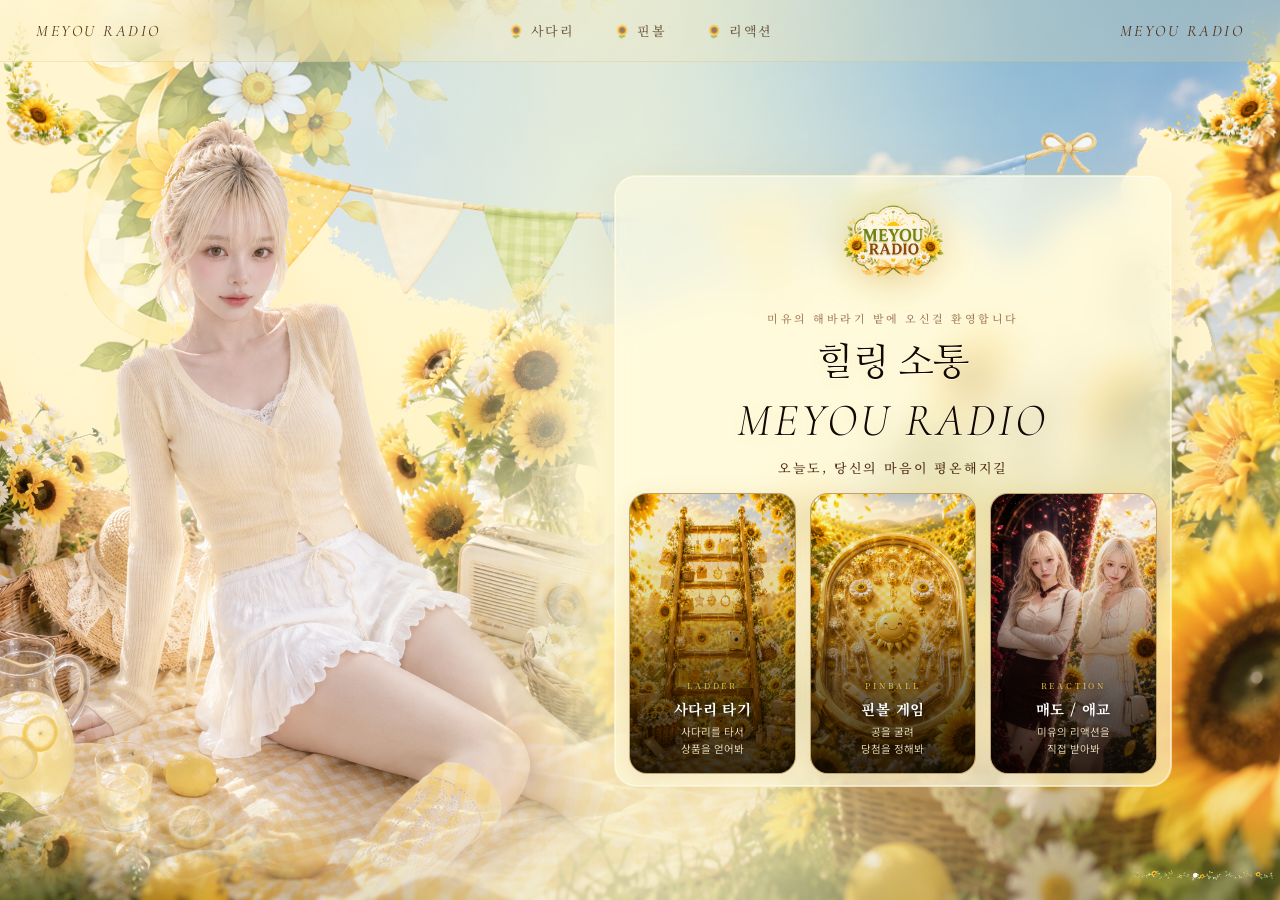
<file: index.html>
﻿<!DOCTYPE html>
<html lang="ko">
<head>
<meta charset="UTF-8">
<meta name="viewport" content="width=device-width, initial-scale=1.0">
<title>힐링 소통 미유라디오</title>
<link rel="preconnect" href="https://fonts.googleapis.com">
<link href="https://fonts.googleapis.com/css2?family=Noto+Serif+KR:wght@300;400;500;600;700&family=Noto+Sans+KR:wght@300;400;500&family=Gowun+Batang:wght@400;700&family=Cormorant+Garamond:ital,wght@1,300;1,400&family=Nanum+Myeongjo:wght@400;700&display=swap" rel="stylesheet">
<link rel="stylesheet" href="css/index.css?v=4">
</head>
<body>

<nav class="g-nav">
  <a class="g-nav-brand" href="index.html">MEYOU RADIO</a>
  <div class="g-nav-links">
    <a class="g-nav-link" href="ladder.html">🌻 사다리</a>
    <a class="g-nav-link" href="pinball.html">🌻 핀볼</a>
    <a class="g-nav-link" href="reaction.html">🌻 리액션</a>
  </div>
  <a class="g-nav-brand" href="index.html">MEYOU RADIO</a>
</nav>

<canvas id="snow-canvas"></canvas>

<!-- ════ INTRO — SUNFLOWER PICNIC FIELD ════ -->
<section id="page-intro" class="page active">

  <!-- ── Deco Layer ── -->
  <div class="intro-deco-layer">
    <img class="id-corner id-corner-tl" src="assets/common/floral-corner-tl.png" alt="">
    <img class="id-corner id-corner-tr" src="assets/common/floral-corner-tr.png" alt="">
    <img class="id-corner id-corner-bl" src="assets/common/floral-corner-bl.png" alt="">
    <img class="id-corner id-corner-br" src="assets/common/floral-corner-br.png" alt="">
    <img class="id-bunting" src="assets/common/deco-bunting.png" alt="">
    <img class="id-sparkle" src="assets/common/deco-sparkle-set.png" alt="">
    <img class="id-sparkle-l" src="assets/common/deco-sparkle-set.png" alt="">
    <img class="id-vine" src="assets/common/deco-vine-horizontal.png" alt="">
  </div>

  <!-- ── Hero (left character) ── -->
  <div class="intro-hero-layer">
    <img class="hero-main-img" src="assets/index/hero-main.png" alt="미유">
  </div>

  <!-- ── Gradient bridge: hero → content ── -->
  <div class="intro-hero-fade"></div>

  <!-- ── Content (right side) ── -->
  <div class="intro-content">
    <div class="intro-badge-wrap">
      <img src="assets/common/logo-badge.png" alt="MEYOU RADIO" class="intro-logo-img">
    </div>
    <div class="intro-ornament">미유의 해바라기 밭에 오신걸 환영합니다</div>
    <h1 class="intro-title"><span class="title-kr">힐링 소통</span><br><span class="title-en">MEYOU RADIO</span></h1>
    <p class="intro-subtitle">오늘도, 당신의 마음이 평온해지길</p>

    <div class="menu-cards">
      <div class="menu-card" onclick="location.href='ladder.html'">
        <img class="card-bg-img" src="assets/index/card-ladder-preview.png" alt="">
        <div class="card-overlay"></div>
        <div class="card-text-wrap">
          <div class="card-tag">LADDER</div>
          <div class="menu-card-title">사다리 타기</div>
          <div class="menu-card-desc">사다리를 타서<br>상품을 얻어봐</div>
        </div>
      </div>
      <div class="menu-card" onclick="location.href='pinball.html'">
        <img class="card-bg-img" src="assets/index/card-pinball-preview.png" alt="">
        <div class="card-overlay"></div>
        <div class="card-text-wrap">
          <div class="card-tag">PINBALL</div>
          <div class="menu-card-title">핀볼 게임</div>
          <div class="menu-card-desc">공을 굴려<br>당첨을 정해봐</div>
        </div>
      </div>
      <div class="menu-card" onclick="location.href='reaction.html'">
        <img class="card-bg-img" src="assets/index/card-reaction-preview.png" alt="">
        <div class="card-overlay"></div>
        <div class="card-text-wrap">
          <div class="card-tag">REACTION</div>
          <div class="menu-card-title">매도 / 애교</div>
          <div class="menu-card-desc">미유의 리액션을<br>직접 받아봐</div>
        </div>
      </div>
    </div>
  </div>

</section>

<!-- ════ LADDER ════ -->
<section id="page-ladder" class="page sub-page">
  <div class="sub-topbar">
    <div class="back-btn" onclick="goTo('intro')">
      <svg viewBox="0 0 16 16" fill="none" stroke="currentColor" stroke-width="1.8" stroke-linecap="round"><path d="M10 3L5 8l5 5"/></svg>
      홈
    </div>
    <div class="topbar-title">🪜 사다리 타기</div>
    <div class="topbar-right"></div>
  </div>

  <div class="section-head">
    <div class="section-orn">LADDER GAME</div>
    <div class="section-title-main">미유 사다리</div>
  </div>

  <!-- Tier cards — 4개 항상 전체 목록 표시, 클릭 시 아래 expanded 열림 -->
  <div class="tier-row" id="tier-row"></div>
  <div class="tier-expanded" id="tier-expanded">
    <div class="exp-header">
      <div class="exp-num" id="exp-num">1426</div>
      <div>
        <div class="exp-rule" id="exp-rule">3택 2벌칙</div>
        <div style="font-size:11px;color:var(--smoky);margin-top:2px;" id="exp-sub">상품 3개 선택 후 벌칙 2개 선택</div>
      </div>
    </div>
    <div class="exp-divider"></div>

    <!-- step tabs -->
    <div class="step-tabs" id="step-tabs">
      <div class="step-tab active" id="tab-items">① 상품 선택</div>
      <div class="step-tab" id="tab-penalty" style="display:none;">② 벌칙 선택</div>
      <div class="step-tab" id="tab-play">③ 사다리 타기</div>
    </div>

    <!-- items section -->
    <div class="items-section" id="section-items">
      <div class="sel-status"><span id="items-status">0 / 0 선택</span><button class="btn-ghost" onclick="clearItems()">초기화</button></div>
      <div class="items-grid" id="items-grid"></div>
      <div class="cta-row"><button class="btn-primary" onclick="goToStep('penalty')">다음 →</button></div>
    </div>

    <!-- penalty section -->
    <div class="items-section" id="section-penalty" style="display:none;">
      <div class="sel-status"><span id="penalty-status">0 / 0 선택</span><button class="btn-ghost" onclick="clearPenalties()">초기화</button></div>
      <div class="penalty-grid" id="penalty-grid"></div>
      <div class="cta-row">
        <button class="btn-ghost" onclick="goToStep('items')">← 이전</button>
        <button class="btn-primary" onclick="goToStep('play')">사다리 타기 →</button>
      </div>
    </div>

    <!-- play section -->
    <div class="items-section" id="section-play" style="display:none;">
      <div style="text-align:center;padding:20px 0 10px;">
        <p style="font-size:12px;color:var(--smoky);margin-bottom:20px;letter-spacing:.5px;">숫자를 선택하면 사다리가 시작됩니다</p>
        <div class="num-row" id="num-row"></div>
      </div>
      <div class="cta-row" style="justify-content:flex-start;">
        <button class="btn-ghost" onclick="goToStep('penalty')">← 이전</button>
      </div>
    </div>
  </div>
</section>

<!-- ════ PINBALL ════ -->
<section id="page-pinball" class="page sub-page">
  <div class="sub-topbar">
    <div class="back-btn" onclick="goTo('intro')">
      <svg viewBox="0 0 16 16" fill="none" stroke="currentColor" stroke-width="1.8" stroke-linecap="round"><path d="M10 3L5 8l5 5"/></svg>
      홈
    </div>
    <div class="topbar-title">🎱 핀볼 게임</div>
    <div class="topbar-right"></div>
  </div>
  <div class="section-head">
    <div class="section-orn">PINBALL GAME</div>
    <div class="section-title-main">SOS 핀볼 게임</div>
  </div>
  <div class="pinball-layout">
    <div>
      <div style="margin-bottom:12px;">
        <span style="font-family:'Noto Serif KR',serif;font-size:13px;font-weight:600;color:var(--slate);">당첨 리스트</span>
        <span style="font-size:11px;color:var(--smoky);margin-left:8px;">3개 선택</span>
      </div>
      <div class="ball-grid" id="pball-grid"></div>
      <div class="sel-status" style="margin-top:14px;"><span id="pball-status">0 / 3 선택</span><button class="btn-ghost" onclick="clearPball()">초기화</button></div>
      <div class="cta-row"><button class="btn-primary" onclick="launchPinball()">🎱 핀볼 발사!</button></div>
    </div>
    <div>
      <div class="penalty-panel">
        <div class="panel-title">벌칙 리스트 (1택)</div>
        <div id="pen-list"></div>
        <div class="pen-note">공 3개 선택 후<br>벌칙 1개 선택<br>핀볼로 최종 결정!</div>
      </div>
    </div>
  </div>
</section>

<!-- ════ REACTION ════ -->
<section id="page-reaction" class="page sub-page">
  <div class="sub-topbar">
    <div class="back-btn" onclick="goTo('intro')">
      <svg viewBox="0 0 16 16" fill="none" stroke="currentColor" stroke-width="1.8" stroke-linecap="round"><path d="M10 3L5 8l5 5"/></svg>
      홈
    </div>
    <div class="topbar-title">🤍 매도 / 애교</div>
    <div class="topbar-right"></div>
  </div>
  <div class="section-head">
    <div class="section-orn">REACTION BOARD</div>
    <div class="section-title-main">미유 리액션</div>
  </div>
  <div class="reaction-wrap">
    <div class="r-toggle">
      <button class="r-toggle-btn love-active" id="rtb-love" onclick="setMode('love')">💗 애교 모드</button>
      <button class="r-toggle-btn" id="rtb-mad" onclick="setMode('mad')">😤 매도 모드</button>
    </div>

    <!-- 모드 배너 -->
    <div class="mode-banner love-bg" id="mode-banner">
      <div class="banner-em" id="banner-em">🥰</div>
      <div class="banner-text">
        <div class="banner-mode" id="banner-mode">AEGYO MODE</div>
        <div class="banner-title" id="banner-title">애교 모드 ON!</div>
        <div class="banner-desc" id="banner-desc">키워드를 선택하거나 랜덤으로 뽑아봐요 💕</div>
      </div>
    </div>

    <!-- 키워드 그리드 -->
    <div class="kw-top-row">
      <span class="kw-mode-label" id="kw-mode-label">AEGYO · 40</span>
      <button class="random-btn" onclick="randomKeyword()">🎲 랜덤 뽑기</button>
    </div>
    <div class="kw-grid love-grid" id="kw-grid"></div>

    <!-- 대사 카드 -->
    <div class="script-box love-box" id="script-box" style="display:none;">
      <div class="script-header">
        <div class="script-kw-badge" id="script-kw-badge">💗 키워드</div>
        <span class="script-line-count" id="script-line-count"></span>
      </div>
      <hr class="script-divider">
      <div class="script-lines" id="script-lines"></div>
      <div class="script-actions">
        <button class="copy-btn" id="copy-btn" onclick="copyScript()">📋 전체 복사</button>
      </div>
    </div>
  </div>
</section>

<!-- ════ LADDER MODAL ════ -->
<div class="modal-overlay" id="ladder-modal">
  <div class="modal-box" id="ladder-modal-box">
    <button class="modal-close" onclick="closeModal('ladder-modal')">✕</button>
    <div class="modal-title" id="lm-title">🪜 미유 사다리</div>

    <!-- STEP A: 숫자 선택 화면 -->
    <div id="lm-step-pick">
      <div class="lm-pick-desc">번호를 선택하세요</div>
      <div class="num-row" id="lm-numrow"></div>
      <!-- 선택된 상품 미리보기 -->
      <div class="lm-items-preview" id="lm-items-preview"></div>
      <!-- 도전 버튼 (번호 선택 후 활성화) -->
      <div style="text-align:center;margin-top:24px;">
        <button class="lm-start-btn" id="lm-start-btn" onclick="launchLadderAnim()" disabled>도전 !</button>
      </div>
    </div>

    <!-- STEP B: 사다리 애니메이션 화면 -->
    <div id="lm-step-play" style="display:none;">
      <div class="ladder-canvas-wrap">
        <canvas id="ladder-canvas" width="580" height="420"></canvas>
        <!-- 중간 블러 오버레이 -->
        <div class="ladder-blur-mid" id="ladder-blur-mid"></div>
      </div>
      <!-- 결과 공개 -->
      <div id="reveal-area" style="display:none;margin-top:16px;">
        <div class="result-wrap" id="lm-result" style="display:none;">
          <div class="result-label">🎉 당첨 결과</div>
          <div class="result-text" id="lm-result-text"></div>
        </div>
        <button class="reveal-btn" id="reveal-btn" onclick="revealResult()">✦ 결과 공개 ✦</button>
      </div>
      <div class="cta-row" style="margin-top:16px;justify-content:center;">
        <button class="btn-ghost" onclick="resetLadderModal()">← 다시 선택</button>
        <button class="btn-ghost" onclick="closeModal('ladder-modal')">닫기</button>
      </div>
    </div>
  </div>
</div>

<!-- ════ PINBALL MODAL ════ -->
<div class="modal-overlay" id="pball-modal">
  <div class="modal-box" style="text-align:center;">
    <button class="modal-close" onclick="closeModal('pball-modal')">✕</button>
    <div class="modal-title">🎱 핀볼 결과</div>
    <div class="modal-sub" id="pb-sub"></div>
    <canvas id="pball-canvas" width="520" height="340" style="border-radius:12px;display:block;margin:12px auto;max-width:100%;"></canvas>
    <div id="pb-reveal-area" style="display:none;">
      <div class="result-wrap" id="pb-result" style="display:none;">
        <div class="result-label">🎉 운명의 선택</div>
        <div class="result-text" id="pb-result-text"></div>
      </div>
      <button class="reveal-btn" id="pb-reveal-btn" onclick="revealPballResult()">✦ 결과 공개 ✦</button>
    </div>
    <div class="cta-row" style="margin-top:16px;justify-content:center;">
      <button class="btn-ghost" onclick="closeModal('pball-modal')">닫기</button>
      <button class="btn-primary" onclick="runPballAnim()">🎱 다시 발사!</button>
    </div>
  </div>
</div>

<script src="js/index.js"></script>
<script src="js/prefetch.js"></script>
</body>
</html>
</file>
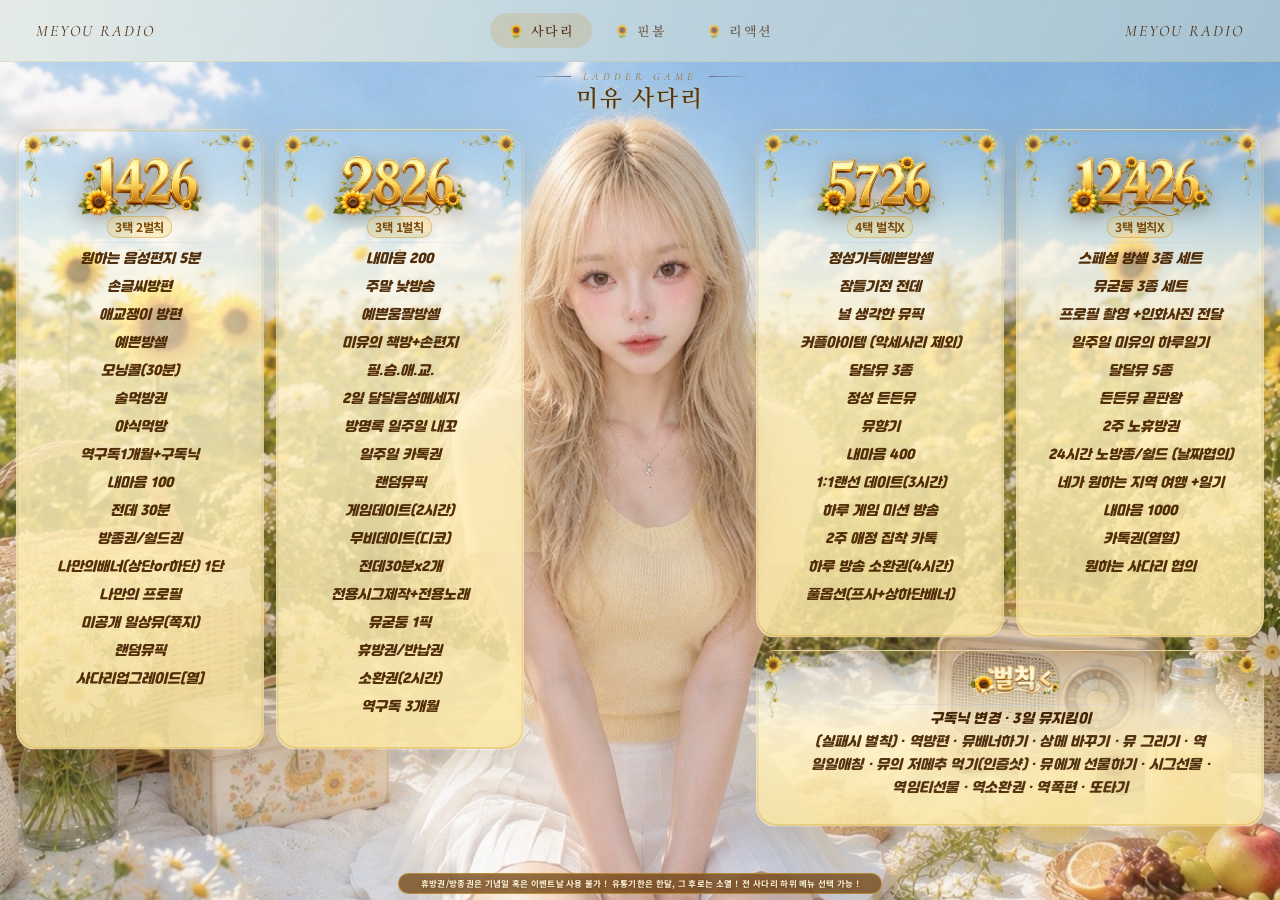
<file: ladder.html>
<!DOCTYPE html>
<html lang="ko">
<head>
<meta charset="UTF-8">
<meta name="viewport" content="width=device-width, initial-scale=1.0">
<title>사다리 타기 · 미유라디오</title>
<link rel="preconnect" href="https://fonts.googleapis.com">
<link href="https://fonts.googleapis.com/css2?family=Noto+Serif+KR:wght@300;400;500;600;700&family=Noto+Sans+KR:wght@300;400;500&family=Gowun+Batang:wght@400;700&family=Cormorant+Garamond:ital,wght@0,300;0,400;1,300;1,400&family=Nanum+Myeongjo:wght@400;700&family=Cafe24+Ssurround&display=swap" rel="stylesheet">
<style>
@font-face {
  font-family: 'Jalnan';
  src: url('assets/Jalnan.woff') format('woff');
  font-weight: normal;
  font-style: normal;
}
</style>
<link rel="stylesheet" href="css/tokens.css?v=2">
<link rel="stylesheet" href="css/base.css?v=2">
<link rel="stylesheet" href="css/components.css?v=3">
<link rel="stylesheet" href="css/animations.css?v=2">
<link rel="stylesheet" href="css/ladder.css?v=66">
</head>
<body>

<div class="ladder-bg" aria-hidden="true"></div>

<nav class="g-nav">
  <a class="g-nav-brand" href="index.html">MEYOU RADIO</a>
  <div class="g-nav-links">
    <a class="g-nav-link nav-active " href="ladder.html">🌻 사다리</a>
    <a class="g-nav-link " href="pinball.html">🌻 핀볼</a>
    <a class="g-nav-link " href="reaction.html">🌻 리액션</a>
  </div>
  <a class="g-nav-brand" href="index.html">MEYOU RADIO</a>
</nav>

<main class="ladder-page-wrap">
  <div class="section-head">
    <div class="section-orn">LADDER GAME</div>
    <div class="section-title-main">미유 사다리</div>
  </div>

  <div class="ladder-stage">
    <div class="tier-row" id="tier-row"></div>
  </div>
  <div class="ladder-notice">
    휴방권/방종권은 기념일 혹은 이벤트날 사용 불가 !&nbsp;&nbsp;유통기한은 한달, 그 후로는 소멸 !&nbsp;&nbsp;전 사다리 하위 메뉴 선택 가능 !
  </div>
</main>

<!-- ══ TIER MODAL ══ -->
<div class="tier-modal-overlay" id="tier-modal" style="display:none;" onclick="handleModalBgClick(event)">
  <div class="tier-modal-box" id="tier-modal-box">
    <img class="modal-vine-deco" src="assets/ladder/deco-sf-crescent.png" alt="" aria-hidden="true">
    <button class="tier-modal-close" onclick="closeTierModal()">✕</button>
    <div class="tier-modal-title" id="tm-title">1426</div>
    <div class="tier-modal-sub" id="tm-sub">상품 3개 선택 후 벌칙 2개 선택</div>

    <div class="step-tabs">
      <div class="step-tab active" id="tab-items">
        <img src="assets/ladder/step-icon-items.png" class="step-tab-icon" alt="" aria-hidden="true">
        <span>상품 선택</span>
      </div>
      <div class="step-tab" id="tab-penalty">
        <img src="assets/ladder/step-icon-penalty.png" class="step-tab-icon" alt="" aria-hidden="true">
        <span>벌칙 선택</span>
      </div>
      <div class="step-tab" id="tab-ladder">
        <img src="assets/ladder/step-icon-ladder.png" class="step-tab-icon" alt="" aria-hidden="true">
        <span>사다리</span>
      </div>
    </div>

    <!-- 상품 선택 -->
    <div id="section-items">
      <div class="sel-status"><span id="items-status">0 / 0 선택</span><button class="btn-ghost" onclick="clearItems()">초기화</button></div>
      <div class="items-grid" id="items-grid"></div>
      <div class="cta-row"><button class="btn-primary" id="btn-to-penalty" onclick="goToStep('penalty')" disabled>다음 →</button></div>
    </div>

    <!-- 벌칙 선택 -->
    <div id="section-penalty" style="display:none;">
      <div class="sel-status"><span id="penalty-status">0 / 0 선택</span><button class="btn-ghost" onclick="clearPenalties()">초기화</button></div>
      <div class="penalty-grid" id="penalty-grid"></div>
      <div class="cta-row">
        <button class="btn-ghost" onclick="goToStep('items')">← 이전</button>
        <button class="btn-primary" id="btn-to-ladder" onclick="goToStep('ladder')" disabled>사다리 타기 →</button>
      </div>
    </div>

    <!-- 사다리 -->
    <div id="section-ladder" style="display:none;">
      <div class="nl-hint" id="nl-hint">번호를 골라 사다리를 타세요</div>
      <div class="nl-numbers-row" id="nl-numbers"></div>
      <div class="nl-board-area" id="nl-board-area" onclick="nlToggleBoardBlur()" style="cursor:pointer;">
        <canvas id="nl-canvas"></canvas>
        <img class="board-char-img" src="assets/ladder/meyou-center-halfbody.png" alt="" aria-hidden="true">
        <div class="nl-board-cover" id="nl-board-cover">
          <div class="nl-board-cover-label">👆 클릭해서 사다리 보기</div>
        </div>
      </div>
      <div class="nl-items-area" id="nl-items-area" onclick="nlToggleItemsBlur()">
        <div class="nl-items-row" id="nl-items"></div>
        <div class="nl-items-blur-hint" id="nl-items-blur-hint">👆 클릭해서 상품 보기</div>
      </div>
      <div class="nl-ctrl">
        <button class="btn-ghost" onclick="goBackFromLadder()">← 이전</button>
        <button class="btn-primary" id="nl-play-btn" onclick="nlPlay()" disabled>▶ 사다리 타기</button>
      </div>
    </div>
  </div>
</div>

<!-- ══ RESULT OVERLAY ══ -->
<div class="nl-result-overlay" id="nl-result-overlay" style="display:none;">
  <div class="nl-result-wrap">
    <img class="nl-result-char" src="assets/ladder/result-win-character.png" alt="">
    <div class="nl-result-box">
      <div class="nl-confetti-area" id="nl-confetti-area"></div>
      <div class="nl-congrats">🎉 축하합니다!</div>
      <div class="nl-congrats-sub" id="nl-congrats-sub">번호의 당첨 상품</div>
      <div class="nl-win-num" id="nl-win-num">1</div>
      <div class="nl-win-arrow">✦</div>
      <div class="nl-prize-frame-wrap">
        <img class="nl-prize-frame-img" src="assets/ladder/result-prize-frame.png" alt="" aria-hidden="true">
        <div class="nl-win-item" id="nl-win-item">상품명</div>
      </div>
      <div class="nl-all-results" id="nl-all-results"></div>
      <div class="cta-row" style="justify-content:center;">
        <button class="btn-ghost" onclick="nlReset()">🔄 다시 하기</button>
        <button class="btn-ghost" onclick="closeTierModal()">닫기</button>
      </div>
    </div>
  </div>
</div>

<script src="js/ladder.js?v=30"></script>
<script src="js/prefetch.js"></script>
</body>
</html>
</file>
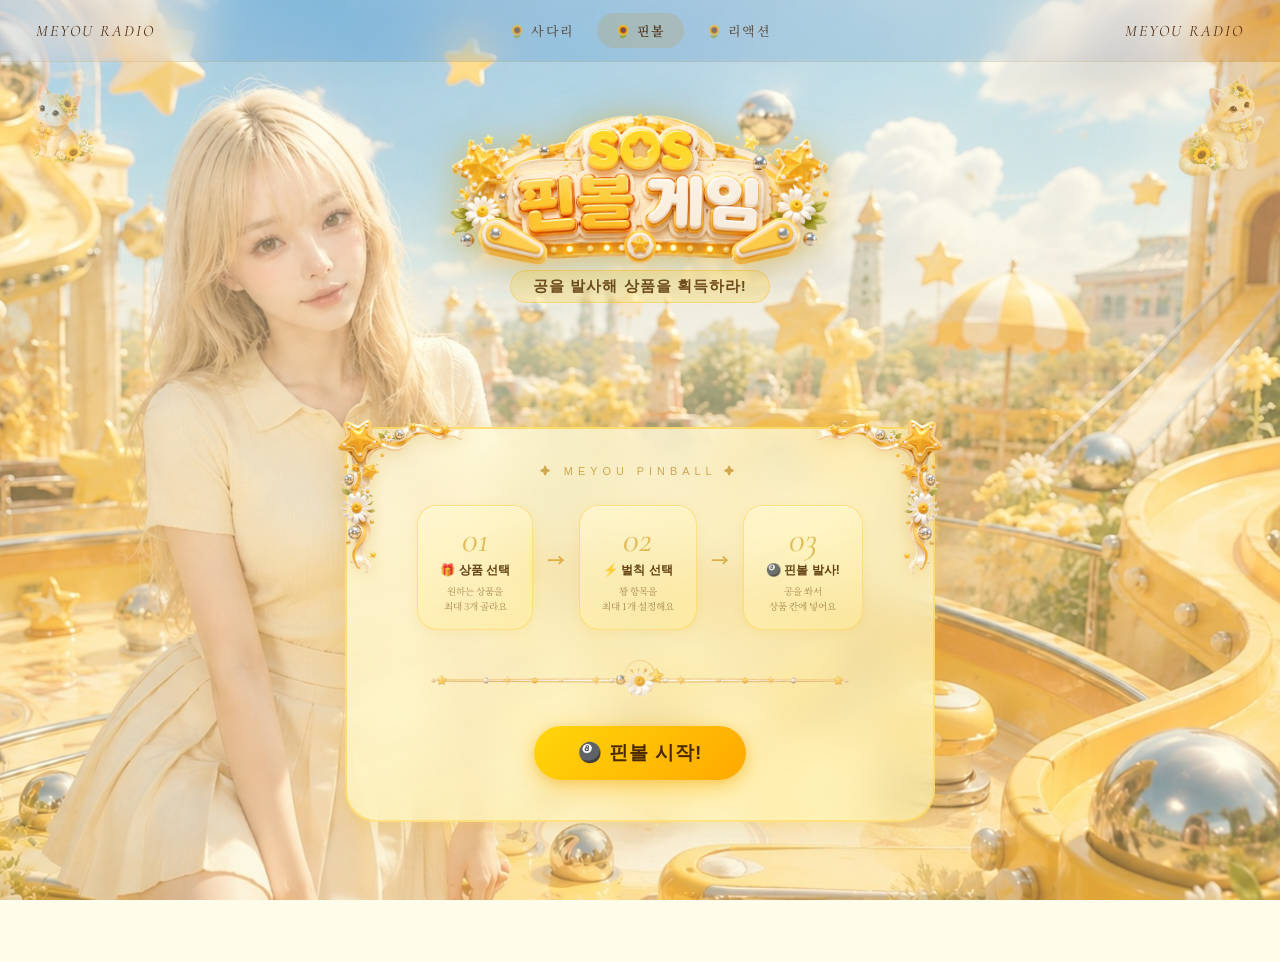
<file: pinball.html>
<!DOCTYPE html>
<html lang="ko">
<head>
<meta charset="UTF-8">
<meta name="viewport" content="width=device-width, initial-scale=1.0">
<title>핀볼 게임 · MEYOU RADIO</title>
<link rel="preconnect" href="https://fonts.googleapis.com">
<link href="https://fonts.googleapis.com/css2?family=Noto+Serif+KR:wght@300;400;500;600;700&family=Noto+Sans+KR:wght@300;400;500&family=Gowun+Batang:wght@400;700&family=Cormorant+Garamond:ital,wght@1,300;1,400&family=Cafe24+Ssurround&display=swap" rel="stylesheet">
<script type="importmap">{"imports":{"14w6b":"./roulette/kubin.f3647b70.png","9F06a":"./roulette/chamru.d6926a56.png","aRf6a":"./roulette/waldokun.7e88dd59.png","ao29o":"./roulette/Box2D.simd.8f5913cc.js","b21ls":"./roulette/Box2D.b9b16b27.wasm","dRxiZ":"./roulette/Box2D.742de2ae.js","g5g75":"./roulette/ff.7fdc9e82.svg","h5gW1":"./roulette/junyoop.d27f0cbf.png","huS8a":"./roulette/kkwak.673a610d.png","ikqOI":"./roulette/Box2D.simd.dd31b167.wasm"}}</script>
<link rel="stylesheet" href="./roulette/lazygyu-roulette.891d671b.css">
<link rel="stylesheet" href="css/tokens.css">
<link rel="stylesheet" href="css/base.css">
<link rel="stylesheet" href="css/components.css?v=3">
<link rel="stylesheet" href="css/animations.css">
<link rel="stylesheet" href="css/pinball.css?v=38">
</head>
<body>
<nav class="g-nav">
  <a class="g-nav-brand" href="index.html">MEYOU RADIO</a>
  <div class="g-nav-links">
    <a class="g-nav-link " href="ladder.html">🌻 사다리</a>
    <a class="g-nav-link nav-active " href="pinball.html">🌻 핀볼</a>
    <a class="g-nav-link " href="reaction.html">🌻 리액션</a>
  </div>
  <a class="g-nav-brand" href="index.html">MEYOU RADIO</a>
</nav>
<canvas id="snow-canvas" style="display:none"></canvas>

<main class="sub-page-wrap">
  <!-- 고양이 장식 -->
  <div class="pinball-cat-deco" aria-hidden="true">
    <img class="pinball-cat pinball-cat-left" src="assets/pinball/cat-left.png" alt="" onerror="this.style.display='none'">
    <img class="pinball-cat pinball-cat-right" src="assets/pinball/cat-right.png" alt="" onerror="this.style.display='none'">
  </div>

  <!-- 섹션 헤더: SOS 핀볼 게임 이미지 타이틀 -->
  <div class="section-head">
    <img class="pball-main-title" src="assets/pinball/pb-title-sos.png" alt="SOS 핀볼 게임" onerror="this.style.display='none'">
    <div class="pball-title-sub">공을 발사해 상품을 획득하라!</div>
  </div>

  <!-- 히어로 영역 -->
  <div class="pball-hero">
    <div class="pball-hero-board">
      <img class="hero-corner hero-corner-tl" src="assets/pinball/pb-corner.png" aria-hidden="true" onerror="this.style.display='none'">
      <img class="hero-corner hero-corner-tr" src="assets/pinball/pb-corner.png" aria-hidden="true" onerror="this.style.display='none'">
      <div class="pb-panel-tagline">✦ MEYOU PINBALL ✦</div>
      <div class="pball-hero-steps">
        <div class="pball-step-card">
          <span class="step-card-num">01</span>
          <span class="step-card-label">🎁 상품 선택</span>
          <span class="step-card-desc">원하는 상품을<br>최대 3개 골라요</span>
        </div>
        <div class="pball-step-arrow">→</div>
        <div class="pball-step-card">
          <span class="step-card-num">02</span>
          <span class="step-card-label">⚡ 벌칙 선택</span>
          <span class="step-card-desc">꽝 항목을<br>최대 1개 설정해요</span>
        </div>
        <div class="pball-step-arrow">→</div>
        <div class="pball-step-card">
          <span class="step-card-num">03</span>
          <span class="step-card-label">🎱 핀볼 발사!</span>
          <span class="step-card-desc">공을 쏴서<br>상품 칸에 넣어요</span>
        </div>
      </div>
      <img class="hero-divider" src="assets/pinball/pb-divider.png" aria-hidden="true" onerror="this.style.display='none'">
      <button class="btn-pball-start" onclick="openPballStep(1)">🎱 핀볼 시작!</button>
    </div>
  </div>
</main>

<!-- ══ STEP 1 : 상품 선택 ══ -->
<div class="pball-step-modal" id="pball-step1">
  <div class="pball-modal-backdrop" onclick="closePballModal()"></div>
  <div class="pball-modal-shell">
    <div class="pball-modal-header">
      <div class="pball-step-nav">
        <span class="step-dot active">1</span>
        <span class="step-line"></span>
        <span class="step-dot">2</span>
        <span class="step-line"></span>
        <span class="step-dot">3</span>
      </div>
      <div class="pball-modal-title">🎁 상품 선택</div>
      <button class="pball-modal-close" onclick="closePballModal()">✕</button>
    </div>
    <div class="pball-modal-body">
      <div class="pball-pick-info">최대 <b>3개</b> 선택 후 다음 단계로!</div>
      <div class="ball-grid" id="pball-grid"></div>
    </div>
    <div class="pball-modal-footer">
      <div class="pball-sel-count" id="pball-status"><span>0</span> / 3 선택됨</div>
      <div class="pball-footer-btns">
        <button class="pb-ghost-btn" onclick="clearPball()">초기화</button>
        <button class="btn-pball-next" id="btn-step1-next" onclick="openPballStep(2)" disabled>벌칙 선택 →</button>
      </div>
    </div>
  </div>
</div>

<!-- ══ STEP 2 : 벌칙 선택 ══ -->
<div class="pball-step-modal" id="pball-step2">
  <div class="pball-modal-backdrop" onclick="closePballModal()"></div>
  <div class="pball-modal-shell pball-step2-shell">
    <div class="pball-modal-header">
      <div class="pball-step-nav">
        <span class="step-dot done">✓</span>
        <span class="step-line done"></span>
        <span class="step-dot active">2</span>
        <span class="step-line"></span>
        <span class="step-dot">3</span>
      </div>
      <img class="step2-penalty-badge" src="assets/pinball/pb-penalty-badge.png" alt="벌칙" onerror="this.outerHTML='<div class=\'pball-modal-title\'>⚡ 벌칙 선택</div>'">
      <button class="pball-modal-close" onclick="closePballModal()">✕</button>
    </div>
    <div class="pball-modal-body">
      <div class="pball-pick-info">최대 <b>1개</b> 선택 · 없어도 발사 가능!</div>
      <div class="pen-grid" id="pen-list"></div>
    </div>
    <div class="pball-modal-footer">
      <button class="pb-ghost-btn" onclick="openPballStep(1)">← 상품 다시 선택</button>
      <button class="btn-pball-launch" onclick="launchPinball()">
        <img src="assets/pinball/pb-btn-launch.png" alt="발사" class="btn-launch-img" onerror="this.parentElement.innerHTML='🎱 핀볼 발사!'">
      </button>
    </div>
  </div>
</div>

<!-- ══ MARBLE ROULETTE MODAL (Step 3) ══ -->
<div class="marble-modal" id="marble-modal">
  <div class="marble-modal-backdrop" id="marble-modal-backdrop"></div>
  <div class="marble-modal-shell">
    <div class="marble-modal-header">
      <span class="marble-modal-title">🔮 미유 마블 룰렛</span>
      <button class="marble-modal-close" id="marble-modal-close-btn">✕</button>
    </div>
    <div class="marble-modal-body">
      <div class="marble-roulette-frame">
        <!-- ══ MARBLE RESULT OVERLAY ══ -->
        <div class="mr-overlay" id="mr-overlay" style="display:none;" onclick="closeMrOverlay()">
          <div class="mr-overlay-wrap" onclick="event.stopPropagation()">
            <img class="mr-overlay-char" src="assets/ladder/result-win-character.png" alt="">
            <div class="mr-overlay-box">
              <div class="mr-overlay-confetti" id="mr-overlay-confetti"></div>
              <div class="mr-overlay-congrats">🎉 당첨!</div>
              <div class="mr-overlay-prize-wrap">
                <img class="mr-overlay-frame" src="assets/ladder/result-prize-frame.png" alt="" aria-hidden="true">
                <div class="mr-overlay-name" id="mr-overlay-name">—</div>
              </div>
              <button class="mr-overlay-close" onclick="closeMrOverlay()">✕ 닫기</button>
            </div>
          </div>
        </div>
        <div class="marble-roulette-host" id="marble-roulette-canvas-host"></div>
      </div>
      <div class="marble-settings-panel">
        <div class="msp-section-title">선택 항목 & 공 개수</div>
        <div class="marble-selected-list" id="marble-selected-list"></div>
        <div class="msp-ball-total" id="msp-ball-total">총 0개</div>
        <div class="msp-batch-row">
          <button class="msp-batch-btn" onclick="mrBatchSet(15)">전체 15</button>
          <button class="msp-batch-btn" onclick="mrBatchDelta(1)">전체 +1</button>
          <button class="msp-batch-btn" onclick="mrBatchDelta(-1)">전체 -1</button>
        </div>
        <div class="msp-section-title" style="margin-top:8px;">당첨 기준</div>
        <div class="msp-winner-row">
          <button class="msp-winner-btn active" id="btn-first-winner" onclick="setWinnerMode('first')">First</button>
          <button class="msp-winner-btn" id="btn-last-winner" onclick="setWinnerMode('last')">Last</button>
        </div>
        <div class="msp-actions">
          <button class="pb-ghost-btn" onclick="shuffleMarbles()">🔀 섞기</button>
          <button class="btn-primary" id="mr-start-btn" onclick="startMarbleRoulette()">▶ 시작</button>
          <button class="pb-ghost-btn" onclick="resetMarbleRoulette()">초기화</button>
        </div>
        <div class="marble-result-panel" id="marble-result-panel"></div>
        <div class="msp-notice">© lazygyu (MIT) — <a href="licenses/lazygyu-roulette-LICENSE" target="_blank" style="color:inherit;opacity:.6;">라이선스</a></div>
      </div>
    </div>
  </div>
</div>
<script type="module" src="./roulette/lazygyu-roulette.24bcefaf.js"></script>
<script src="js/pinball.js?v=9"></script>
<script src="js/prefetch.js"></script>
</body>
</html>
</file>
<file: css/index.css>
﻿:root {
  --pure:    #FFFFFF;
  --mist:    #F2F4F7;
  --moonlit: #DCE3EB;
  --smoky:   #A7B4C6;
  --slate:   #6B7C93;
  --ink:     #3a4a5c;
  --accent:  #8fa8c4;
  --pale-b:  #EAF2FF;
  --lavender:#EDE7FA;
  --gold:    #c8b89a;
  /* picnic palette */
  --cream:   #FFF8E7;
  --sun-y:   #F7C948;
  --sun-dk:  #C8860A;
  --sage:    #7DA87B;
  --brn:     #8B5E3C;
  --brn-lt:  #C4935A;
}
*{margin:0;padding:0;box-sizing:border-box;}
html{scroll-behavior:smooth;}
body{background:var(--mist);font-family:'Noto Sans KR',sans-serif;color:var(--ink);overflow-x:hidden;}

/* ── PARTICLES ── */
#snow-canvas{position:fixed;inset:0;pointer-events:none;z-index:0;opacity:.7;}

/* ── PAGE SYSTEM ── */
.page{display:none;min-height:100vh;position:relative;z-index:1;}
.page.active{display:block;}

/* ════════════════════════════════
   INTRO — SUNFLOWER PICNIC FIELD
════════════════════════════════ */
#page-intro{
  position:relative;
  min-height:100svh;
  overflow:hidden;
  background:url('../assets/index/hero-bg-sunflower-field.png') center/cover no-repeat, #FFF5D0;
  display:flex;
  align-items:stretch;
  padding-top:62px;
}
#page-intro.active{display:flex;}

/* subtle center overlay — fades away on right so field/sky shows through */
#page-intro::before{
  content:'';position:absolute;inset:0;z-index:1;
  pointer-events:none;
  background:
    linear-gradient(to right,
      transparent 0%,
      transparent 18%,
      rgba(255,250,210,.22) 32%,
      rgba(255,250,210,.46) 44%,
      rgba(255,250,210,.36) 56%,
      rgba(255,250,210,.10) 72%,
      transparent 90%
    ),
    linear-gradient(to top,
      rgba(18,10,0,.12) 0%,
      transparent 16%
    );
}

/* ── DECO LAYER ── */
.intro-deco-layer{
  position:absolute;inset:0;pointer-events:none;z-index:2;
}
.intro-deco-layer img{
  position:absolute;pointer-events:none;user-select:none;
}

/* floral corners */
.id-corner{width:clamp(100px,12vw,195px);}
.id-corner-tl{top:0;left:0;}
.id-corner-tr{top:0;right:0;}
.id-corner-bl{bottom:0;left:0;}
.id-corner-br{bottom:0;right:0;}

/* bunting across top */
.id-bunting{
  top:62px;left:50%;transform:translateX(-50%);
  width:min(940px,94vw);opacity:.9;
}

/* sparkle — right side, subtle */
.id-sparkle{
  width:clamp(75px,9vw,130px);
  top:26%;right:5%;
  opacity:.62;
  animation:sparkle-blink 3.5s ease-in-out infinite;
}
.id-sparkle-l{
  width:clamp(55px,6.5vw,95px);
  top:58%;right:7%;
  opacity:.42;
  animation:sparkle-blink 3.5s ease-in-out infinite 1.8s;
}

/* vine bottom */
.id-vine{
  bottom:0;left:0;
  width:100%;height:auto;
  opacity:.48;
}

/* ── HERO LAYER (left character) ── */
.intro-hero-layer{
  position:absolute;
  left:-5vw;bottom:0;
  height:calc(100svh - 62px);
  max-height:920px;
  z-index:3;
  pointer-events:none;
}
.hero-main-img{
  height:100%;width:auto;display:block;
  -webkit-mask-image:
    linear-gradient(to top,  transparent 0%, rgba(0,0,0,.6) 6%, black 14%),
    linear-gradient(to left, transparent 0%, rgba(0,0,0,.5) 8%, black 20%);
  -webkit-mask-composite:source-in;
  mask-image:
    linear-gradient(to top,  transparent 0%, rgba(0,0,0,.6) 6%, black 14%),
    linear-gradient(to left, transparent 0%, rgba(0,0,0,.5) 8%, black 20%);
  mask-composite:intersect;
  filter:drop-shadow(0 0 20px rgba(255,220,100,.18));
}

/* gradient bridge: fades hero right edge into content */
.intro-hero-fade{
  position:absolute;inset:0;
  z-index:4;pointer-events:none;
  background:linear-gradient(to right,
    transparent 0%,
    transparent 26%,
    rgba(255,250,215,.20) 38%,
    rgba(255,250,215,.46) 50%,
    rgba(255,250,215,.30) 62%,
    rgba(255,250,215,.06) 80%,
    transparent 94%
  );
}

/* ── CONTENT (right side) — frosted glass panel ── */
.intro-content{
  position:relative;z-index:6;
  display:flex;flex-direction:column;
  align-items:center;justify-content:center;
  padding:12px 14px 12px 14px;
  margin-left:clamp(280px,48%,660px);
  margin-right:clamp(16px,3vw,40px);
  align-self:center;
  flex:0 0 auto;
  width:fit-content;
  background:rgba(255,252,226,.60);
  backdrop-filter:blur(18px);
  -webkit-backdrop-filter:blur(18px);
  border-radius:22px;
  border:1px solid rgba(255,235,155,.32);
  box-shadow:0 8px 48px rgba(180,130,20,.10), 0 0 0 1px rgba(255,255,255,.55) inset;
}

/* logo badge */
.intro-badge-wrap{margin-bottom:8px;}
.intro-logo-img{
  height:clamp(84px,8.5vw,118px);width:auto;
  filter:drop-shadow(0 4px 18px rgba(200,134,10,.32));
}

/* ornament */
.intro-ornament{
  font-size:11px;letter-spacing:2.5px;
  color:var(--brn);font-weight:500;
  font-family:'Noto Serif KR',serif;
  text-transform:uppercase;
  margin-bottom:7px;opacity:.82;
  text-align:center;
}

/* main title */
.intro-title{
  font-family:'Gowun Batang',serif;
  font-size:clamp(26px,3vw,44px);
  font-weight:700;color:#120800;
  line-height:1.35;margin-bottom:6px;
  letter-spacing:-0.5px;
  text-align:center;
  text-shadow:0 1px 0 rgba(255,255,255,.6), 0 3px 14px rgba(200,134,10,.12);
}
.title-kr{
  font-family:'Nanum Myeongjo',serif;
  font-weight:400;
}
.title-en{
  font-family:'Cormorant Garamond',serif;
  font-size:1.2em;
  font-weight:300;
  font-style:italic;
  letter-spacing:3px;
  display:inline-block;
}

/* subtitle */
.intro-subtitle{
  font-family:'Noto Serif KR',serif;
  font-size:13px;color:#3D1A00;
  font-weight:500;letter-spacing:1.8px;
  margin-bottom:16px;opacity:.9;
  text-align:center;
}

/* ── MENU CARDS ── */
.menu-cards{
  display:flex;gap:14px;flex-wrap:nowrap;
  align-items:stretch;
  justify-content:center;
  width:100%;
}

.menu-card{
  width:clamp(148px,13vw,185px);
  height:clamp(250px,22vw,315px);
  background:#b8a88a;
  border:1.5px solid rgba(200,150,60,.35);
  border-radius:18px;cursor:pointer;
  box-shadow:0 4px 22px rgba(180,130,30,.15),0 0 0 1px rgba(255,255,255,.4) inset;
  transition:transform .35s cubic-bezier(.34,1.56,.64,1),box-shadow .35s ease;
  position:relative;overflow:hidden;
}
.menu-card:hover{
  transform:translateY(-8px);
  box-shadow:0 16px 46px rgba(180,130,30,.22),0 0 0 2px rgba(247,201,72,.45);
}
.menu-card:hover .card-bg-img{
  transform:scale(1.06);
}

/* card full-bleed image */
.card-bg-img{
  position:absolute;inset:0;
  width:100%;height:100%;
  object-fit:cover;
  transition:transform .45s cubic-bezier(.25,1,.5,1);
}

/* gradient overlay for readability */
.card-overlay{
  position:absolute;inset:0;
  background:linear-gradient(
    to top,
    rgba(8,4,0,.82) 0%,
    rgba(8,4,0,.48) 38%,
    rgba(8,4,0,.12) 62%,
    transparent 100%
  );
  pointer-events:none;
}

/* text cluster at bottom */
.card-text-wrap{
  position:absolute;
  bottom:0;left:0;right:0;
  padding:0 13px 16px;
  z-index:2;
  text-align:center;
}

/* card text */
.menu-card-title{
  font-family:'Noto Serif KR',serif;
  font-size:clamp(12px,1.15vw,14.5px);font-weight:700;
  color:#fff;margin-bottom:4px;
  letter-spacing:.4px;
  text-shadow:0 1px 8px rgba(0,0,0,.7),0 0 20px rgba(0,0,0,.4);
}
.menu-card-desc{
  font-size:10.5px;color:rgba(255,238,200,.88);
  line-height:1.65;
  text-shadow:0 1px 5px rgba(0,0,0,.6);
}
.card-tag{
  margin-bottom:7px;
  font-size:8px;letter-spacing:2.8px;
  color:rgba(247,201,72,.82);
  font-family:'Noto Serif KR',serif;font-weight:600;
  text-shadow:0 1px 4px rgba(0,0,0,.5);
}

/* old classes — hidden */
.intro-logo-wrap,.intro-tag,.intro-divider,.intro-foot,.menu-card-icon,.menu-card-line{display:none;}

/* ── ANIMATIONS ── */
@keyframes hero-float{
  0%,100%{transform:translateY(0);}
  50%{transform:translateY(-8px);}
}
@keyframes float-slow{
  0%,100%{transform:translateY(0) rotate(0deg);}
  50%{transform:translateY(-7px) rotate(1deg);}
}
@keyframes sparkle-blink{
  0%,100%{opacity:.62;transform:scale(1);}
  50%{opacity:.3;transform:scale(1.06) rotate(4deg);}
}
@media(prefers-reduced-motion:reduce){
  .id-sparkle,.id-sparkle-l{animation:none;}
}

/* ── INTRO RESPONSIVE ── */
@media(max-width:1200px){
  .id-corner{width:clamp(90px,11vw,155px);}
  .menu-card{width:clamp(125px,11vw,152px);}
  .intro-content{margin-left:clamp(200px,42%,580px);}
}
@media(max-width:900px){
  #page-intro{
    flex-direction:column;
    align-items:center;
    justify-content:flex-end;
    padding-top:62px;
    padding-bottom:36px;
    min-height:100svh;
    overflow-y:auto;
  }
  .intro-hero-layer{
    height:58svh;
    left:50%;bottom:auto;
    top:62px;
    transform:translateX(-50%);
  }
  .intro-hero-fade{display:none;}
  #page-intro::before{
    background:linear-gradient(to top,
      rgba(255,250,215,.98) 0%,
      rgba(255,250,215,.88) 32%,
      rgba(255,250,215,.45) 60%,
      transparent 78%
    );
  }
  .intro-content{
    margin-left:0;
    align-items:center;
    text-align:center;
    padding:0 24px;
  }
  .menu-cards{flex-wrap:wrap;justify-content:center;}
  .menu-card{width:140px;height:240px;}
  .id-corner{width:88px;}
  .id-bunting{width:100vw;}
  .id-sparkle,.id-sparkle-l,.id-vine{display:none;}
}
@media(max-width:480px){
  .intro-title{font-size:26px;}
  .menu-card{width:118px;height:200px;}
}

/* ════════════════════════════════
   SHARED LAYOUT
════════════════════════════════ */
.sub-page{
  background:linear-gradient(160deg,#f8fafc 0%,#e8eef5 50%,#dce8f5 100%);
  min-height:100vh; padding:0 0 60px;
  position:relative; overflow-y:auto; overflow-x:hidden;
}
.sub-page.active{display:block;}

/* top bar */
.sub-topbar{
  display:flex; align-items:center; justify-content:space-between;
  padding:20px 32px 0; position:relative; z-index:10;
}
.back-btn{
  display:flex; align-items:center; gap:8px; cursor:pointer;
  font-size:12px; color:var(--smoky); letter-spacing:1px;
  padding:8px 18px; border-radius:20px;
  border:1px solid rgba(167,180,198,.3);
  background:rgba(255,255,255,.6); backdrop-filter:blur(8px);
  transition:all .2s;
}
.back-btn:hover{color:var(--slate);border-color:var(--smoky);}
.back-btn svg{width:13px;height:13px;}

.topbar-title{
  position:absolute;left:50%;transform:translateX(-50%);
  font-family:'Noto Serif KR',serif; font-size:15px; font-weight:500;
  color:var(--slate); letter-spacing:2px;
}
.topbar-right{width:80px;}

/* section title */
.section-head{
  text-align:center; padding:28px 20px 20px;
}
.section-orn{
  font-size:11px;letter-spacing:5px;color:var(--slate);text-transform:uppercase;
  margin-bottom:10px; display:flex; align-items:center; justify-content:center; gap:12px;
}
.section-orn::before,.section-orn::after{
  content:''; display:block; width:40px; height:1px;
  background:linear-gradient(90deg,transparent,var(--smoky));
}
.section-orn::after{background:linear-gradient(90deg,var(--smoky),transparent);}
.section-title-main{
  font-family:'Gowun Batang',serif; font-size:clamp(22px,4vw,30px); font-weight:700;
  color:var(--ink); letter-spacing:-0.5px;
}

/* ════════════════════════════════
   LADDER PAGE
════════════════════════════════ */
#page-ladder{}

/* ── TIER ROW: 4개 나란히, 높이 통일 ── */
.tier-row{
  display:grid;
  grid-template-columns: repeat(4, 1fr);
  gap:16px;
  padding:0 28px;
  /* 19개 아이템 × 32px행 + 헤더(~130px) */
  grid-auto-rows: minmax(740px, auto);
  align-items: stretch;
}

/* 모든 카드: 동일한 높이, 스크롤 없이 전부 표시 */
.tier-card{
  background:rgba(255,255,255,.62);
  border:1.5px solid rgba(167,180,198,.22);
  border-radius:20px;
  padding:22px 18px 20px;
  cursor:pointer; position:relative;
  backdrop-filter:blur(14px);
  box-shadow:0 4px 20px rgba(107,124,147,.06);
  transition:border-color .3s, box-shadow .3s, opacity .3s, filter .3s, transform .35s cubic-bezier(.34,1.56,.64,1);
  display:flex; flex-direction:column;
  min-height:0;
  height:100%;      /* 그리드 행 높이 꽉 채움 */
}
.tier-card::before{
  content:''; position:absolute; inset:0;
  background:linear-gradient(160deg,rgba(255,255,255,.5),transparent);
  border-radius:20px; pointer-events:none;
}
.tier-card:hover{
  transform:translateY(-4px);
  box-shadow:0 12px 36px rgba(107,124,147,.13);
  border-color:rgba(143,168,196,.38);
}

/* 포커스 카드 */
.tier-card.focused{
  background:rgba(255,255,255,.97);
  border-color:var(--accent);
  border-width:2px;
  box-shadow:0 18px 52px rgba(107,124,147,.18), 0 0 0 4px rgba(143,168,196,.13);
  transform:translateY(-6px);
  z-index:5;
}

/* 나머지 카드 흐리게 */
.tier-row.has-focus .tier-card:not(.focused){
  opacity:.45;
  filter:saturate(.6);
}

/* 숫자 */
.tier-num{
  font-family:'Gowun Batang',serif;
  font-size:34px; font-weight:700;
  color:var(--ink); line-height:1;
  text-align:center;
  margin-bottom:2px;
  flex-shrink:0;
  transition:all .3s;
}
.tier-card.focused .tier-num{ color:var(--slate); }

.tier-star{
  font-size:10px; color:var(--slate); letter-spacing:3px;
  text-align:center; margin-bottom:8px; flex-shrink:0;
}

.tier-rule-badge{
  display:block; text-align:center;
  padding:5px 10px; border-radius:20px;
  font-size:11.5px; font-weight:500; letter-spacing:.6px;
  background:rgba(167,180,198,.12); color:var(--slate);
  border:1px solid rgba(167,180,198,.28);
  margin-bottom:10px;
  flex-shrink:0;
  transition:all .3s;
}
.tier-card.focused .tier-rule-badge{
  background:rgba(143,168,196,.18); color:var(--ink);
  border-color:var(--accent);
}

/* 목록 구분선 */
.tier-list-divider{
  width:100%; height:1px; margin-bottom:8px; flex-shrink:0;
  background:linear-gradient(90deg,transparent,rgba(167,180,198,.4),transparent);
}

/* 전체 목록: flex 나머지 공간 채움, 스크롤 없음 */
.tier-items-list{
  flex:1;
  display:flex; flex-direction:column;
  overflow:hidden;       /* 스크롤 없음 */
  min-height:0;
}

/* 아이템 행: flex로 균등 분배 */
.tier-item-row{
  flex:1;
  display:flex; align-items:center; gap:6px;
  padding:0 8px;
  border-bottom:1px solid rgba(167,180,198,.1);
  transition:background .15s, color .15s;
  min-height:28px;   /* 최소 행 높이 보장 */
}
.tier-item-row:last-child{ border-bottom:none; }

.tier-item-dot{
  width:3px; height:3px; border-radius:50%; flex-shrink:0;
  background:rgba(167,180,198,.45);
  transition:background .15s;
}

/* 아이템 텍스트 */
.tier-item-text{
  font-size:12px; color:var(--slate); line-height:1.45;
  transition:color .15s, font-size .2s;
  flex:1;
  word-break:keep-all;
}

/* 포커스 카드 목록 */
.tier-card.focused .tier-item-row{
  border-bottom-color:rgba(167,180,198,.13);
}
.tier-card.focused .tier-item-text{
  font-size:13px;
  color:var(--ink);
}
.tier-card.focused .tier-item-dot{ background:var(--accent); }
.tier-card.focused .tier-item-row:hover{
  background:rgba(143,168,196,.08);
  border-radius:6px;
}
.tier-card.focused .tier-item-row:hover .tier-item-text{ color:var(--slate); }

/* expanded tier panel — tier-row 바로 아래 full width */
.tier-expanded{
  margin:20px 28px 28px;
  background:rgba(255,255,255,.88);
  border:1.5px solid rgba(143,168,196,.3);
  border-radius:20px;
  padding:32px 32px 28px;
  backdrop-filter:blur(16px);
  box-shadow:0 8px 40px rgba(107,124,147,.12);
  display:none;
}
.tier-expanded.visible{display:block;}
.exp-header{
  display:flex; align-items:baseline; gap:12px; margin-bottom:20px;
}
.exp-num{
  font-family:'Gowun Batang',serif; font-size:48px; font-weight:700; color:var(--ink); line-height:1;
}
.exp-rule{
  font-size:12px; color:var(--smoky); letter-spacing:2px;
}
.exp-divider{width:100%;height:1px;background:linear-gradient(90deg,var(--moonlit),transparent);margin-bottom:20px;}

/* step tabs */
.step-tabs{display:flex;gap:0;margin-bottom:20px;}
.step-tab{
  flex:1; padding:10px; text-align:center;
  font-size:12px; letter-spacing:1px; color:var(--smoky);
  border-bottom:2px solid var(--moonlit); cursor:pointer;
  transition:all .2s; font-family:'Noto Serif KR',serif;
}
.step-tab.active{color:var(--slate);border-bottom-color:var(--slate);}
.step-tab.done{color:var(--accent);border-bottom-color:var(--accent);}

/* items grid */
.items-section{margin-bottom:20px;}
.items-grid{
  display:grid; gap:8px;
  grid-template-columns:repeat(auto-fill,minmax(160px,1fr));
}
.item-chip{
  padding:12px 15px; border-radius:12px;
  background:rgba(255,255,255,.7);
  border:1px solid rgba(167,180,198,.2);
  font-size:13px; color:var(--ink); cursor:pointer;
  transition:all .22s cubic-bezier(.34,1.56,.64,1);
  position:relative; line-height:1.5;
  font-family:'Noto Sans KR',sans-serif;
}
.item-chip:hover{
  transform:translateY(-3px);
  border-color:rgba(143,168,196,.4);
  box-shadow:0 6px 18px rgba(107,124,147,.1);
}
.item-chip.selected{
  background:rgba(143,168,196,.15);
  border-color:var(--accent);
  color:var(--slate);
}
.item-chip.selected::after{
  content:'✓'; position:absolute; top:5px; right:8px;
  font-size:9px; color:var(--accent);
}

/* penalty grid */
.penalty-grid{
  display:grid; gap:8px;
  grid-template-columns:repeat(auto-fill,minmax(140px,1fr));
}
.penalty-chip{
  padding:11px 14px; border-radius:12px;
  background:rgba(255,255,255,.6);
  border:1px solid rgba(167,180,198,.2);
  font-size:13px; color:var(--ink); cursor:pointer;
  transition:all .22s cubic-bezier(.34,1.56,.64,1);
  display:flex; align-items:center; gap:8px;
}
.penalty-chip:hover{border-color:rgba(143,168,196,.4);transform:translateY(-2px);}
.penalty-chip.selected{
  background:rgba(200,184,154,.12);
  border-color:var(--gold);
  color:var(--slate);
}
.p-icon{font-size:16px;flex-shrink:0;}

/* sel count */
.sel-status{
  display:flex; align-items:center; justify-content:space-between;
  margin-bottom:14px; font-size:12px; color:var(--smoky);
}
.sel-status span{color:var(--slate);font-weight:500;}

/* cta row */
.cta-row{display:flex;gap:10px;flex-wrap:wrap;justify-content:flex-end;margin-top:20px;}
.btn-ghost{
  padding:10px 24px; border-radius:50px; cursor:pointer;
  border:1px solid rgba(167,180,198,.35); background:transparent;
  font-size:12px; color:var(--smoky); letter-spacing:.5px;
  font-family:'Noto Sans KR',sans-serif;
  transition:all .2s;
}
.btn-ghost:hover{border-color:var(--smoky);color:var(--slate);}
.btn-primary{
  padding:11px 32px; border-radius:50px; cursor:pointer;
  background:linear-gradient(135deg,var(--slate),var(--accent));
  border:none; color:#fff; font-size:13px; font-weight:500;
  letter-spacing:.5px; font-family:'Noto Sans KR',sans-serif;
  box-shadow:0 4px 16px rgba(107,124,147,.25);
  transition:all .25s;
}
.btn-primary:hover{transform:translateY(-2px);box-shadow:0 8px 24px rgba(107,124,147,.3);}

/* ── MODAL OVERLAY & BOX ── */
.modal-overlay{
  position:fixed; inset:0; z-index:2000;
  background:rgba(30,40,55,.55); backdrop-filter:blur(14px);
  display:flex; align-items:flex-start; justify-content:center;
  padding-top:48px;
  opacity:0; pointer-events:none;
  transition:opacity .3s;
}
.modal-overlay.open{ opacity:1; pointer-events:all; }

.modal-box{
  background:linear-gradient(160deg,#f8fafc 0%,#eaf0f7 100%);
  border:1.5px solid rgba(143,168,196,.3);
  border-radius:24px;
  padding:40px 36px 32px;
  width:min(680px,94vw); max-height:calc(100vh - 72px);
  overflow-y:auto;
  box-shadow:0 8px 60px rgba(30,40,55,.22), 0 0 0 1px rgba(255,255,255,.6) inset;
  /* 위에서 내려오는 애니메이션 */
  transform:translateY(-28px) scale(.98);
  transition:transform .38s cubic-bezier(.34,1.56,.64,1);
  position:relative;
}
.modal-overlay.open .modal-box{ transform:translateY(0) scale(1); }

/* X 닫기 버튼 — 우측 상단 고정, 눈에 잘 띄게 */
.modal-close{
  position:absolute; top:14px; right:16px;
  width:34px; height:34px; border-radius:50%;
  background:rgba(167,180,198,.15);
  border:1px solid rgba(167,180,198,.28);
  display:flex; align-items:center; justify-content:center;
  cursor:pointer; font-size:15px; color:var(--slate);
  transition:all .2s; line-height:1;
}
.modal-close:hover{
  background:rgba(107,124,147,.15);
  color:var(--ink);
  transform:rotate(90deg);
}

.modal-title{
  font-family:'Gowun Batang',serif; font-size:22px; font-weight:700;
  color:var(--ink); margin-bottom:6px; text-align:center;
}
.modal-sub{font-size:13px;color:var(--slate);text-align:center;letter-spacing:.5px;margin-bottom:20px;}

/* number picker row */
.num-row{
  display:flex; gap:10px; justify-content:center; margin-bottom:24px; flex-wrap:wrap;
}
.num-ball{
  width:52px;height:52px;border-radius:50%;
  background:rgba(255,255,255,.8);
  border:1.5px solid rgba(167,180,198,.3);
  display:flex;align-items:center;justify-content:center;
  font-family:'Gowun Batang',serif;font-size:20px;font-weight:700;color:var(--ink);
  cursor:pointer;
  box-shadow:0 4px 14px rgba(107,124,147,.1);
  transition:all .25s cubic-bezier(.34,1.56,.64,1);
}
.num-ball:hover{transform:scale(1.1);box-shadow:0 8px 24px rgba(107,124,147,.18);}
.num-ball.picked{
  background:linear-gradient(135deg,#dce8f5,#c8d8ec);
  border-color:var(--accent);
  color:var(--slate);
  box-shadow:0 0 0 3px rgba(143,168,196,.2), 0 8px 24px rgba(107,124,147,.15);
  transform:scale(1.12);
}

#ladder-canvas{display:block;margin:0 auto 20px;border-radius:12px;max-width:100%;}

/* result reveal */
.result-wrap{
  background:rgba(255,255,255,.7); border:1px solid rgba(167,180,198,.3);
  border-radius:16px; padding:20px; text-align:center; margin-bottom:18px;
}
.result-label{font-size:11px;letter-spacing:3px;color:var(--slate);margin-bottom:8px;text-transform:uppercase;}
.result-text{
  font-family:'Gowun Batang',serif; font-size:26px; font-weight:700;
  color:var(--ink);
}
.result-text span{color:var(--slate);}

/* ── LADDER MODAL 전용 ── */
.lm-pick-desc{
  text-align:center; font-size:12px; color:var(--smoky);
  letter-spacing:1px; margin-bottom:18px;
}

/* 선택한 번호 강조 */
.num-ball.picked{
  background:linear-gradient(135deg,#dce8f5,#c8d8ec);
  border-color:var(--accent);
  color:var(--slate);
  box-shadow:0 0 0 3px rgba(143,168,196,.2), 0 8px 24px rgba(107,124,147,.15);
  transform:scale(1.15);
}

/* 상품 미리보기 */
.lm-items-preview{
  display:flex; flex-wrap:wrap; gap:8px;
  justify-content:center; margin-top:20px;
}
.lm-item-tag{
  padding:7px 16px; border-radius:20px;
  background:rgba(255,255,255,.75);
  border:1px solid rgba(167,180,198,.3);
  font-size:12px; color:var(--ink);
  font-family:'Noto Serif KR',serif;
  box-shadow:0 2px 8px rgba(107,124,147,.07);
}

/* 도전 버튼 */
.lm-start-btn{
  padding:13px 52px; border-radius:50px; cursor:pointer;
  font-family:'Gowun Batang',serif; font-size:18px; font-weight:700;
  letter-spacing:2px; color:#fff;
  background:linear-gradient(135deg,var(--slate),var(--accent));
  border:none;
  box-shadow:0 6px 24px rgba(107,124,147,.28);
  transition:all .25s;
  position:relative; overflow:hidden;
}
.lm-start-btn::before{
  content:''; position:absolute; inset:0;
  background:linear-gradient(135deg,rgba(255,255,255,.15),transparent);
}
.lm-start-btn:hover:not(:disabled){
  transform:translateY(-3px) scale(1.03);
  box-shadow:0 10px 32px rgba(107,124,147,.35);
}
.lm-start-btn:disabled{
  background:rgba(167,180,198,.3); color:rgba(107,124,147,.5);
  box-shadow:none; cursor:not-allowed;
}

/* 캔버스 감싸는 컨테이너 + 블러 레이어 */
.ladder-canvas-wrap{
  position:relative; border-radius:14px; overflow:hidden;
  margin-bottom:4px;
}
#ladder-canvas{
  display:block; width:100%; height:auto;
  border-radius:14px;
}
/* 사다리 중간 구간 블러 */
.ladder-blur-mid{
  position:absolute;
  left:0; right:0;
  /* 위 20% ~ 아래 20% 사이 구간만 블러 */
  top:20%; height:60%;
  background:rgba(232,238,245,.55);
  backdrop-filter:blur(6px);
  -webkit-backdrop-filter:blur(6px);
  pointer-events:none;
  /* 위아래 페이드 */
  -webkit-mask-image:linear-gradient(to bottom,
    transparent 0%, black 12%, black 88%, transparent 100%);
  mask-image:linear-gradient(to bottom,
    transparent 0%, black 12%, black 88%, transparent 100%);
  transition:opacity .4s;
}
.ladder-blur-mid.hide{ opacity:0; }

.reveal-btn{
  padding:11px 36px; border-radius:50px; cursor:pointer;
  background:rgba(255,255,255,.8); border:1.5px solid rgba(167,180,198,.4);
  font-size:13px; color:var(--slate); letter-spacing:1px;
  font-family:'Noto Serif KR',serif;
  box-shadow:0 4px 14px rgba(107,124,147,.1);
  transition:all .25s; display:block; margin:0 auto;
}
.reveal-btn:hover{background:rgba(255,255,255,.95);transform:translateY(-2px);box-shadow:0 8px 24px rgba(107,124,147,.15);}

/* ════════════════════════════════
   PINBALL PAGE
════════════════════════════════ */
.pinball-layout{
  display:grid; grid-template-columns:1fr 260px; gap:20px;
  padding:0 24px 20px;
}
.ball-grid{
  display:grid; grid-template-columns:repeat(4,1fr); gap:10px;
}
.ball-card{
  aspect-ratio:1; border-radius:50%;
  background:radial-gradient(circle at 35% 30%, rgba(255,255,255,.9), rgba(220,232,245,.7) 50%, rgba(143,168,196,.3));
  border:1.5px solid rgba(167,180,198,.3);
  display:flex;flex-direction:column;align-items:center;justify-content:center;
  cursor:pointer; text-align:center; padding:8px;
  box-shadow:0 4px 16px rgba(107,124,147,.1), inset 0 1px 0 rgba(255,255,255,.8);
  transition:all .3s cubic-bezier(.34,1.56,.64,1);
}
.ball-card:hover{transform:scale(1.08) translateY(-3px);box-shadow:0 10px 30px rgba(107,124,147,.18);}
.ball-card.selected{
  background:radial-gradient(circle at 35% 30%,rgba(255,255,255,.95),rgba(180,200,225,.8) 50%,rgba(107,124,147,.4));
  border-color:var(--accent);
  box-shadow:0 0 0 3px rgba(143,168,196,.2), 0 8px 24px rgba(107,124,147,.18);
}
.ball-n{font-size:10px;color:rgba(107,124,147,.7);margin-bottom:2px;}
.ball-ic{font-size:20px;margin-bottom:4px;}
.ball-tx{font-size:11px;font-weight:500;color:var(--ink);line-height:1.4;word-break:keep-all;}

.penalty-panel{
  background:rgba(255,255,255,.65); border:1px solid rgba(167,180,198,.25);
  border-radius:18px; padding:20px; backdrop-filter:blur(12px);
}
.panel-title{
  font-family:'Noto Serif KR',serif; font-size:13px; font-weight:600;
  color:var(--slate); margin-bottom:14px; text-align:center; letter-spacing:1px;
}
.pen-item{
  display:flex;align-items:center;gap:8px;padding:10px 12px;
  border-radius:10px; cursor:pointer;
  border:1px solid rgba(167,180,198,.15);
  background:rgba(255,255,255,.4);
  margin-bottom:6px; transition:all .2s;
  font-size:13px;color:var(--ink);
}
.pen-item:hover{border-color:rgba(143,168,196,.35);background:rgba(255,255,255,.7);}
.pen-item.selected{background:rgba(200,184,154,.1);border-color:var(--gold);}
.pen-note{
  margin-top:14px;padding:12px;border-radius:10px;
  background:rgba(167,180,198,.08);
  font-size:12px;color:var(--slate);line-height:1.8;text-align:center;
  border:1px solid rgba(167,180,198,.15);
}

/* ════════════════════════════════
   REACTION PAGE
════════════════════════════════ */
.reaction-wrap{max-width:860px;margin:0 auto;padding:0 24px 32px;}

/* ── 모드 토글 ── */
.r-toggle{
  display:flex;gap:0;justify-content:center;margin-bottom:24px;
  border-radius:50px; background:rgba(255,255,255,.5);
  border:1px solid rgba(167,180,198,.25); padding:4px;
  width:fit-content; margin-left:auto;margin-right:auto;
}
.r-toggle-btn{
  padding:11px 40px; border-radius:50px; cursor:pointer; border:none;
  font-family:'Noto Serif KR',serif; font-size:13px; font-weight:500;
  background:transparent; color:var(--smoky); transition:all .3s; letter-spacing:.5px;
}
.r-toggle-btn.love-active{
  background:linear-gradient(135deg,#f4d6e8,#dce8f5);
  color:var(--slate); box-shadow:0 4px 14px rgba(167,180,198,.2);
}
.r-toggle-btn.mad-active{
  background:linear-gradient(135deg,#6b2c2c,#3d1515);
  color:#f5d5d5; box-shadow:0 4px 14px rgba(80,20,20,.3);
}

/* ── 모드 배너 ── */
.mode-banner{
  border-radius:20px; padding:28px 32px; margin-bottom:22px;
  display:flex; align-items:center; gap:22px;
  backdrop-filter:blur(16px); transition:all .4s;
  border:1.5px solid rgba(167,180,198,.2);
  position:relative; overflow:hidden;
}
.mode-banner.love-bg{
  background:linear-gradient(135deg,rgba(252,240,248,.85),rgba(234,228,248,.7),rgba(220,232,248,.6));
  border-color:rgba(210,180,220,.25);
}
.mode-banner.mad-bg{
  background:linear-gradient(135deg,rgba(40,18,18,.88),rgba(60,20,20,.8),rgba(35,12,12,.9));
  border-color:rgba(120,40,40,.35);
}
.mode-banner::before{
  content:''; position:absolute; inset:0; pointer-events:none;
  background:radial-gradient(ellipse at 80% 50%, rgba(255,255,255,.06) 0%, transparent 65%);
}
.banner-em{font-size:58px;flex-shrink:0;filter:drop-shadow(0 4px 12px rgba(0,0,0,.1));}
.banner-text{flex:1;}
.banner-mode{
  font-size:10px; letter-spacing:5px; font-weight:500; margin-bottom:6px;
  font-family:'Noto Serif KR',serif;
}
.love-bg .banner-mode{color:rgba(160,90,130,.8);}
.mad-bg  .banner-mode{color:rgba(200,120,100,.7);}
.banner-title{
  font-family:'Gowun Batang',serif; font-size:22px; font-weight:700;
  line-height:1.3; margin-bottom:6px;
}
.love-bg .banner-title{color:#4a3060;}
.mad-bg  .banner-title{color:#f0d0c8;}
.banner-desc{font-size:12.5px; line-height:1.8;}
.love-bg .banner-desc{color:rgba(100,70,110,.7);}
.mad-bg  .banner-desc{color:rgba(210,170,160,.65);}

/* ── 키워드 그리드 상단 행 ── */
.kw-top-row{
  display:flex;justify-content:space-between;align-items:center;
  margin-bottom:12px; padding:0 2px;
}
.kw-mode-label{
  font-family:'Noto Serif KR',serif;font-size:11px;
  color:var(--smoky);letter-spacing:3px;
}
.random-btn{
  padding:8px 22px; border-radius:50px; cursor:pointer;
  border:1.5px solid rgba(167,180,198,.3); background:rgba(255,255,255,.65);
  font-size:12px; color:var(--slate); transition:all .22s;
  font-family:'Noto Serif KR',serif; letter-spacing:.3px;
  box-shadow:0 2px 8px rgba(107,124,147,.08);
}
.random-btn:hover{background:rgba(255,255,255,.95);border-color:rgba(143,168,196,.5);transform:translateY(-1px);}

/* ── 키워드 그리드 ── */
.kw-grid{
  display:grid; grid-template-columns:repeat(auto-fill,minmax(84px,1fr));
  gap:8px; margin-bottom:20px;
}
.kw-btn{
  padding:10px 6px; border-radius:13px; cursor:pointer; border:1.5px solid;
  font-size:12px; font-weight:500; text-align:center;
  transition:all .22s cubic-bezier(.34,1.56,.64,1);
  font-family:'Noto Sans KR',sans-serif; line-height:1.3;
  backdrop-filter:blur(8px);
}
/* 애교 기본 */
.kw-grid.love-grid .kw-btn{
  background:rgba(255,255,255,.6); border-color:rgba(200,180,215,.25); color:var(--ink);
}
.kw-grid.love-grid .kw-btn:hover{
  background:rgba(252,235,248,.8); border-color:rgba(200,150,210,.4);
  transform:translateY(-3px) scale(1.03); box-shadow:0 6px 18px rgba(180,130,200,.15);
}
.kw-grid.love-grid .kw-btn.active-kw{
  background:linear-gradient(135deg,rgba(248,220,238,.9),rgba(228,215,248,.8));
  border-color:rgba(190,130,200,.5); color:#7a3870;
  box-shadow:0 4px 16px rgba(180,120,200,.2);
}
/* 매도 기본 */
.kw-grid.mad-grid .kw-btn{
  background:rgba(40,15,15,.65); border-color:rgba(120,50,50,.3); color:#d5b5b5;
}
.kw-grid.mad-grid .kw-btn:hover{
  background:rgba(80,20,20,.75); border-color:rgba(160,60,60,.5);
  transform:translateY(-3px) scale(1.03); box-shadow:0 6px 18px rgba(100,20,20,.25);
}
.kw-grid.mad-grid .kw-btn.active-kw{
  background:linear-gradient(135deg,rgba(120,30,30,.9),rgba(80,15,15,.85));
  border-color:rgba(180,60,60,.6); color:#ffd5c8;
  box-shadow:0 4px 16px rgba(120,30,30,.35);
}

/* ── 대사 카드 ── */
.script-box{
  border-radius:20px; padding:28px 30px;
  backdrop-filter:blur(16px); border:1.5px solid;
  animation:slide-up .3s cubic-bezier(.34,1.56,.64,1);
}
@keyframes slide-up{from{opacity:0;transform:translateY(12px)}to{opacity:1;transform:translateY(0)}}
.script-box.love-box{
  background:linear-gradient(145deg,rgba(255,248,253,.9),rgba(244,236,255,.8));
  border-color:rgba(210,180,225,.3);
  box-shadow:0 12px 40px rgba(180,140,210,.1);
}
.script-box.mad-box{
  background:linear-gradient(145deg,rgba(28,8,8,.92),rgba(45,12,12,.88));
  border-color:rgba(140,50,50,.4);
  box-shadow:0 12px 40px rgba(80,10,10,.35);
}

.script-header{display:flex;align-items:center;gap:12px;margin-bottom:18px;}
.script-kw-badge{
  display:flex; align-items:center; gap:8px;
  padding:6px 16px; border-radius:50px; font-size:12px;
  font-family:'Noto Serif KR',serif; font-weight:600; letter-spacing:1px;
}
.love-box .script-kw-badge{
  background:rgba(220,170,210,.2); border:1px solid rgba(200,150,210,.3); color:#8a3880;
}
.mad-box  .script-kw-badge{
  background:rgba(150,40,40,.3); border:1px solid rgba(180,60,60,.4); color:#ffbdaa;
}
.script-line-count{
  font-size:11px; margin-left:auto;
  font-family:'Noto Serif KR',serif; letter-spacing:1px;
}
.love-box .script-line-count{color:rgba(150,100,170,.55);}
.mad-box  .script-line-count{color:rgba(200,140,120,.45);}

.script-divider{
  height:1px; margin-bottom:20px; border:none;
}
.love-box .script-divider{background:linear-gradient(90deg,transparent,rgba(200,160,220,.3),transparent);}
.mad-box  .script-divider{background:linear-gradient(90deg,transparent,rgba(160,60,60,.4),transparent);}

.script-lines{display:flex;flex-direction:column;gap:0;}
.script-line{
  display:flex; align-items:flex-start; gap:14px;
  padding:9px 0; border-bottom:1px solid;
  font-family:'Gowun Batang',serif; font-size:14.5px; line-height:1.9;
  word-break:keep-all;
}
.script-line:last-child{border-bottom:none;}
.love-box .script-line{border-color:rgba(200,160,220,.12); color:#3a2a4a;}
.mad-box  .script-line{border-color:rgba(140,50,50,.2);    color:#f0d5d0;}
.line-num{
  font-size:10px; font-family:'Noto Serif KR',serif;
  flex-shrink:0; margin-top:6px; width:16px; text-align:right;
}
.love-box .line-num{color:rgba(180,130,200,.5);}
.mad-box  .line-num{color:rgba(180,80,60,.4);}

.script-actions{
  display:flex; gap:10px; margin-top:22px;
  padding-top:18px; border-top:1px solid;
}
.love-box .script-actions{border-color:rgba(200,160,220,.15);}
.mad-box  .script-actions{border-color:rgba(140,50,50,.25);}
.copy-btn{
  padding:9px 26px; border-radius:50px; cursor:pointer; border:1.5px solid;
  font-size:12px; font-family:'Noto Serif KR',serif; letter-spacing:.5px;
  transition:all .22s;
}
.love-box .copy-btn{
  background:rgba(220,170,220,.15); border-color:rgba(200,150,210,.3); color:#8a3880;
}
.love-box .copy-btn:hover{background:rgba(220,170,220,.3);transform:translateY(-1px);}
.mad-box  .copy-btn{
  background:rgba(150,40,40,.25); border-color:rgba(180,60,60,.4); color:#ffbdaa;
}
.mad-box  .copy-btn:hover{background:rgba(150,40,40,.45);transform:translateY(-1px);}

@keyframes fade-in{from{opacity:0;transform:translateY(6px)}to{opacity:1;transform:translateY(0)}}

/* ── SCROLLBAR ── */
::-webkit-scrollbar{width:5px;}
::-webkit-scrollbar-track{background:transparent;}
::-webkit-scrollbar-thumb{background:rgba(167,180,198,.3);border-radius:3px;}

/* ── RESPONSIVE ── */
@media(max-width:900px){
  .pinball-layout{grid-template-columns:1fr;}
  .ball-grid{grid-template-columns:repeat(3,1fr);}
}
@media(max-width:640px){
  .tier-row{padding:0 12px 20px;}
  .tier-card{min-width:140px;}
  .tier-num{font-size:28px;}
  .menu-card{width:160px;height:270px;}
  .ball-grid{grid-template-columns:repeat(2,1fr);}
}

/* ══════════════════════════════════
   GLOBAL NAV BAR — picnic warm
══════════════════════════════════ */
.g-nav{
  position:fixed;top:0;left:0;right:0;z-index:999;
  height:62px;
  background:linear-gradient(135deg,rgba(255,245,210,0.30),rgba(240,220,160,0.22));
  backdrop-filter:blur(22px);
  -webkit-backdrop-filter:blur(22px);
  border-bottom:1px solid rgba(200,160,60,0.18);
  display:flex;align-items:center;justify-content:space-between;
  padding:0 36px;
}
.g-nav-brand{
  font-family:'Cormorant Garamond','Gowun Batang',serif;
  font-size:16px;font-weight:400;font-style:italic;
  color:rgba(70,35,5,0.92);
  letter-spacing:2.5px;text-decoration:none;
  transition:opacity .2s;
  flex:1;
}
.g-nav-brand:last-child{text-align:right;}
.g-nav-brand:hover{opacity:.7;}
.g-nav-links{display:flex;align-items:center;gap:4px;flex-shrink:0;}
.g-nav-link{
  font-family:'Noto Serif KR',serif;
  font-size:13px;font-weight:500;
  color:rgba(70,35,5,0.70);
  text-decoration:none;
  padding:8px 18px;border-radius:22px;
  transition:all .22s;
  letter-spacing:1.5px;
}
.g-nav-link:hover{
  color:rgba(70,35,5,0.95);
  background:rgba(200,140,30,0.15);
}
.g-nav-link.nav-active{
  color:rgba(70,35,5,0.95);
  background:rgba(200,140,30,0.18);
}
@media(max-width:480px){
  .g-nav{padding:0 18px;}
  .g-nav-brand{font-size:13px;letter-spacing:2px;}
  .g-nav-link{font-size:12px;padding:7px 12px;}
}
</file>
<file: css/tokens.css>
:root {
  --pure:    #f3f7ff;
  --pure:    #eeeaff;
  --mist:    #080610;
  --moonlit: #140e22;
  --smoky:   #6b6c8a;
  --slate:   #9899b8;
  --ink:     #eeeaff;
  --accent:  #b4b8e8;
  --pale-b:  #0d0b1c;
  --lavender:#0f0d1e;
  --gold:    #c8b89a;
}
</file>
<file: css/base.css>
*{margin:0;padding:0;box-sizing:border-box;}
html{scroll-behavior:smooth;}
body{background:var(--mist);font-family:'Noto Sans KR',sans-serif;color:var(--ink);overflow-x:hidden;}

#snow-canvas{display:none!important;}

.meyou-snow-bg{position:fixed;inset:0;pointer-events:none;z-index:0;overflow:hidden;}
@keyframes meyou-snowfall{
  0%{transform:translateY(-10px) translateX(0);opacity:0;}
  8%{opacity:1;}92%{opacity:.5;}
  100%{transform:translateY(100vh) translateX(30px);opacity:0;}
}

.page{display:none;min-height:100vh;position:relative;z-index:1;}
.page.active{display:block;}
</file>
<file: css/components.css>
/* ════════════════════════════════
   INTRO
════════════════════════════════ */
#page-intro{
  background: #080610;
  display:flex; flex-direction:column; align-items:center; justify-content:center;
  min-height:100vh; text-align:center; padding:102px 20px 40px;
  position:relative; overflow:hidden;
}
#page-intro.active{display:flex;}

#page-intro::before{
  content:''; position:absolute; inset:0;
  background: radial-gradient(ellipse at 30% 20%, rgba(100,90,180,.12) 0%, transparent 60%), radial-gradient(ellipse at 75% 80%, rgba(60,50,120,.1) 0%, transparent 55%);
  pointer-events:none;
}

.intro-ornament{
  font-size:12px; letter-spacing:5px; color:var(--slate); text-transform:uppercase;
  margin-bottom:28px; font-weight:400;
  display:flex; align-items:center; gap:14px;
}
.intro-ornament::before,.intro-ornament::after{
  content:''; display:block; width:60px; height:1px;
  background:linear-gradient(90deg,transparent,var(--smoky),transparent);
}

.intro-logo-wrap{
  width:120px; height:120px; border-radius:50%; margin:0 auto 28px;
  background:linear-gradient(135deg,#1a1530,#100d20);
  border:1.5px solid rgba(180,190,230,.4);
  box-shadow: 0 8px 40px rgba(107,124,147,.12), 0 0 0 8px rgba(28,45,74,.35);
  display:flex; align-items:center; justify-content:center;
  position:relative;
}
.intro-logo-wrap::before{
  content:'🦢'; font-size:42px; filter:drop-shadow(0 2px 8px rgba(107,124,147,.2));
}

.intro-tag{
  font-size:12px; letter-spacing:5px; color:var(--slate); font-weight:400; margin-bottom:14px;
}
.intro-title{
  font-family:'Gowun Batang',serif; font-size:clamp(34px,6vw,54px); font-weight:700;
  color:var(--ink); line-height:1.25; margin-bottom:12px;
  letter-spacing:-1px;
}
.intro-subtitle{
  font-family:'Noto Serif KR',serif; font-size:15px; color:var(--slate); font-weight:400;
  letter-spacing:2px; margin-bottom:48px;
}

.intro-divider{
  width:200px; height:1px; margin:0 auto 44px;
  background:linear-gradient(90deg,transparent,var(--moonlit),var(--smoky),var(--moonlit),transparent);
  position:relative;
}
.intro-divider::before{
  content:'✦'; position:absolute; top:50%; left:50%; transform:translate(-50%,-50%);
  color:var(--smoky); font-size:10px; background:var(--mist); padding:0 6px;
}

.menu-cards{
  display:flex; gap:20px; flex-wrap:wrap; justify-content:center; margin-bottom:48px;
}
.menu-card{
  width:200px; padding:32px 20px 28px;
  background:rgba(255,255,255,.11);
  border:1px solid rgba(180,190,230,.25);
  border-radius:20px; cursor:pointer; text-align:center;
  backdrop-filter:blur(16px);
  box-shadow:0 4px 24px rgba(107,124,147,.08);
  transition:all .35s cubic-bezier(.34,1.56,.64,1);
  position:relative; overflow:hidden;
}
.menu-card::before{
  content:''; position:absolute; inset:0;
  background:linear-gradient(135deg,rgba(255,255,255,.15),transparent);
  border-radius:20px;
}
.menu-card:hover{
  transform:translateY(-8px);
  box-shadow:0 16px 48px rgba(107,124,147,.15);
  border-color:rgba(143,168,196,.4);
}
.menu-card-icon{font-size:40px;margin-bottom:14px;display:block;filter:drop-shadow(0 2px 6px rgba(107,124,147,.15));}
.menu-card-title{
  font-family:'Noto Serif KR',serif; font-size:17px; font-weight:600;
  color:var(--ink); margin-bottom:8px; position:relative;
}
.menu-card-desc{font-size:13px;color:var(--slate);line-height:1.8;position:relative;}
.menu-card-line{
  width:30px;height:1px;margin:10px auto 0;
  background:linear-gradient(90deg,transparent,var(--moonlit),transparent);
}

.intro-foot{font-size:12px;color:var(--slate);letter-spacing:3px;font-weight:400;}

/* ════════════════════════════════
   SHARED LAYOUT
════════════════════════════════ */
.sub-page{
  background:#080610;
  min-height:100vh; padding:0 0 60px;
  position:relative; overflow-y:auto; overflow-x:hidden;
}
.sub-page.active{display:block;}

.sub-topbar{
  display:flex; align-items:center; justify-content:space-between;
  padding:20px 32px 0; position:relative; z-index:10;
}
.back-btn{
  display:flex; align-items:center; gap:8px; cursor:pointer;
  font-size:12px; color:var(--smoky); letter-spacing:1px;
  padding:8px 18px; border-radius:20px;
  border:1px solid rgba(180,190,230,.3);
  background:rgba(255,255,255,.15); backdrop-filter:blur(8px);
  transition:all .2s;
}
.back-btn:hover{color:var(--slate);border-color:var(--smoky);}
.back-btn svg{width:13px;height:13px;}

.topbar-title{
  position:absolute;left:50%;transform:translateX(-50%);
  font-family:'Noto Serif KR',serif; font-size:15px; font-weight:500;
  color:var(--slate); letter-spacing:2px;
}
.topbar-right{width:80px;}

.section-head{
  text-align:center; padding:28px 20px 20px;
}
.section-orn{
  font-size:11px;letter-spacing:5px;color:var(--slate);text-transform:uppercase;
  margin-bottom:10px; display:flex; align-items:center; justify-content:center; gap:12px;
}
.section-orn::before,.section-orn::after{
  content:''; display:block; width:40px; height:1px;
  background:linear-gradient(90deg,transparent,var(--smoky));
}
.section-orn::after{background:linear-gradient(90deg,var(--smoky),transparent);}
.section-title-main{
  font-family:'Gowun Batang',serif; font-size:clamp(22px,4vw,30px); font-weight:700;
  color:var(--ink); letter-spacing:-0.5px;
}

/* ════════════════════════════════
   TIER / CARD (base)
════════════════════════════════ */
#page-ladder{}

.tier-row{
  display:grid;
  grid-template-columns: repeat(4, 1fr);
  gap:16px;
  padding:0 28px;
  grid-auto-rows: minmax(740px, auto);
  align-items: stretch;
}

.tier-card{
  background:rgba(255,255,255,.15);
  border:1.5px solid rgba(180,190,230,.22);
  border-radius:20px;
  padding:22px 18px 20px;
  cursor:pointer; position:relative;
  backdrop-filter:blur(14px);
  box-shadow:0 4px 20px rgba(107,124,147,.06);
  transition:border-color .3s, box-shadow .3s, opacity .3s, filter .3s, transform .35s cubic-bezier(.34,1.56,.64,1);
  display:flex; flex-direction:column;
  min-height:0;
  height:100%;
}
.tier-card::before{
  content:''; position:absolute; inset:0;
  background:linear-gradient(160deg,rgba(255,255,255,.15),transparent);
  border-radius:20px; pointer-events:none;
}
.tier-card:hover{
  transform:translateY(-4px);
  box-shadow:0 12px 36px rgba(107,124,147,.13);
  border-color:rgba(143,168,196,.38);
}

.tier-card.focused{
  background:rgba(255,255,255,.18);
  border-color:var(--accent);
  border-width:2px;
  box-shadow:0 18px 52px rgba(107,124,147,.18), 0 0 0 4px rgba(143,168,196,.13);
  transform:translateY(-6px);
  z-index:5;
}

.tier-row.has-focus .tier-card:not(.focused){
  opacity:.45;
  filter:saturate(.6);
}

.tier-num{
  font-family:'Gowun Batang',serif;
  font-size:34px; font-weight:700;
  color:var(--ink); line-height:1;
  text-align:center;
  margin-bottom:2px;
  flex-shrink:0;
  transition:all .3s;
}
.tier-card.focused .tier-num{ color:var(--slate); }

.tier-star{
  font-size:10px; color:var(--slate); letter-spacing:3px;
  text-align:center; margin-bottom:8px; flex-shrink:0;
}

.tier-rule-badge{
  display:block; text-align:center;
  padding:5px 10px; border-radius:20px;
  font-size:11.5px; font-weight:500; letter-spacing:.6px;
  background:rgba(180,190,230,.12); color:var(--slate);
  border:1px solid rgba(180,190,230,.28);
  margin-bottom:10px;
  flex-shrink:0;
  transition:all .3s;
}
.tier-card.focused .tier-rule-badge{
  background:rgba(143,168,196,.18); color:var(--ink);
  border-color:var(--accent);
}

.tier-list-divider{
  width:100%; height:1px; margin-bottom:8px; flex-shrink:0;
  background:linear-gradient(90deg,transparent,rgba(180,190,230,.4),transparent);
}

.tier-items-list{
  flex:1;
  display:flex; flex-direction:column;
  overflow:hidden;
  min-height:0;
}

.tier-item-row{
  flex:1;
  display:flex; align-items:center; gap:6px;
  padding:0 8px;
  border-bottom:1px solid rgba(180,190,230,.1);
  transition:background .15s, color .15s;
  min-height:28px;
}
.tier-item-row:last-child{ border-bottom:none; }

.tier-item-dot{
  width:3px; height:3px; border-radius:50%; flex-shrink:0;
  background:rgba(180,190,230,.45);
  transition:background .15s;
}

.tier-item-text{
  font-size:12px; color:var(--slate); line-height:1.45;
  transition:color .15s, font-size .2s;
  flex:1;
  word-break:keep-all;
}

.tier-card.focused .tier-item-row{
  border-bottom-color:rgba(180,190,230,.13);
}
.tier-card.focused .tier-item-text{
  font-size:13px;
  color:var(--ink);
}
.tier-card.focused .tier-item-dot{ background:var(--accent); }
.tier-card.focused .tier-item-row:hover{
  background:rgba(143,168,196,.08);
  border-radius:6px;
}
.tier-card.focused .tier-item-row:hover .tier-item-text{ color:var(--slate); }

.tier-expanded{
  margin:20px 28px 28px;
  background:rgba(255,255,255,.13);
  border:1.5px solid rgba(143,168,196,.3);
  border-radius:20px;
  padding:32px 32px 28px;
  backdrop-filter:blur(16px);
  box-shadow:0 8px 40px rgba(107,124,147,.12);
  display:none;
}
.tier-expanded.visible{display:block;}
.exp-header{
  display:flex; align-items:baseline; gap:12px; margin-bottom:20px;
}
.exp-num{
  font-family:'Gowun Batang',serif; font-size:48px; font-weight:700; color:var(--ink); line-height:1;
}
.exp-rule{
  font-size:12px; color:var(--smoky); letter-spacing:2px;
}
.exp-divider{width:100%;height:1px;background:linear-gradient(90deg,var(--moonlit),transparent);margin-bottom:20px;}

/* step tabs */
.step-tabs{display:flex;gap:0;margin-bottom:20px;}
.step-tab{
  flex:1; padding:10px; text-align:center;
  font-size:12px; letter-spacing:1px; color:var(--smoky);
  border-bottom:2px solid var(--moonlit); cursor:pointer;
  transition:all .2s; font-family:'Noto Serif KR',serif;
}
.step-tab.active{color:var(--slate);border-bottom-color:var(--slate);}
.step-tab.done{color:var(--accent);border-bottom-color:var(--accent);}

/* items grid */
.items-section{margin-bottom:20px;}
.items-grid{
  display:grid; gap:8px;
  grid-template-columns:repeat(auto-fill,minmax(160px,1fr));
}
.item-chip{
  padding:12px 15px; border-radius:12px;
  background:rgba(255,255,255,.11);
  border:1px solid rgba(180,190,230,.2);
  font-size:13px; color:var(--ink); cursor:pointer;
  transition:all .22s cubic-bezier(.34,1.56,.64,1);
  position:relative; line-height:1.5;
  font-family:'Noto Sans KR',sans-serif;
}
.item-chip:hover{
  transform:translateY(-3px);
  border-color:rgba(143,168,196,.4);
  box-shadow:0 6px 18px rgba(107,124,147,.1);
}
.item-chip.selected{
  background:rgba(143,168,196,.15);
  border-color:var(--accent);
  color:var(--slate);
}
.item-chip.selected::after{
  content:'✓'; position:absolute; top:5px; right:8px;
  font-size:9px; color:var(--accent);
}

/* penalty grid */
.penalty-grid{
  display:grid; gap:8px;
  grid-template-columns:repeat(auto-fill,minmax(140px,1fr));
}
.penalty-chip{
  padding:11px 14px; border-radius:12px;
  background:rgba(255,255,255,.15);
  border:1px solid rgba(180,190,230,.2);
  font-size:13px; color:var(--ink); cursor:pointer;
  transition:all .22s cubic-bezier(.34,1.56,.64,1);
  display:flex; align-items:center; gap:8px;
}
.penalty-chip:hover{border-color:rgba(143,168,196,.4);transform:translateY(-2px);}
.penalty-chip.selected{
  background:rgba(200,184,154,.12);
  border-color:var(--gold);
  color:var(--slate);
}
.p-icon{font-size:16px;flex-shrink:0;}

.sel-status{
  display:flex; align-items:center; justify-content:space-between;
  margin-bottom:14px; font-size:12px; color:var(--smoky);
}
.sel-status span{color:var(--slate);font-weight:500;}

/* cta row */
.cta-row{display:flex;gap:10px;flex-wrap:wrap;justify-content:flex-end;margin-top:20px;}
.btn-ghost{
  padding:10px 24px; border-radius:50px; cursor:pointer;
  border:1px solid rgba(180,190,230,.35); background:transparent;
  font-size:12px; color:var(--smoky); letter-spacing:.5px;
  font-family:'Noto Sans KR',sans-serif;
  transition:all .2s;
}
.btn-ghost:hover{border-color:var(--smoky);color:var(--slate);}
.btn-primary{
  padding:11px 32px; border-radius:50px; cursor:pointer;
  background:linear-gradient(135deg,var(--slate),var(--accent));
  border:none; color:#fff; font-size:13px; font-weight:500;
  letter-spacing:.5px; font-family:'Noto Sans KR',sans-serif;
  box-shadow:0 4px 16px rgba(107,124,147,.25);
  transition:all .25s;
}
.btn-primary:hover{transform:translateY(-2px);box-shadow:0 8px 24px rgba(107,124,147,.3);}

/* ── MODAL OVERLAY & BOX ── */
.modal-overlay{
  position:fixed; inset:0; z-index:2000;
  background:rgba(4,3,10,.75); backdrop-filter:blur(14px);
  display:flex; align-items:flex-start; justify-content:center;
  padding-top:48px;
  opacity:0; pointer-events:none;
  transition:opacity .3s;
}
.modal-overlay.open{ opacity:1; pointer-events:all; }

.modal-box{
  background:linear-gradient(160deg,#14203e 0%,#1a2d50 100%);
  border:1.5px solid rgba(143,168,196,.3);
  border-radius:24px;
  padding:40px 36px 32px;
  width:min(680px,94vw); max-height:calc(100vh - 72px);
  overflow-y:auto;
  box-shadow:0 8px 60px rgba(30,40,55,.22), 0 0 0 1px rgba(255,255,255,.15) inset;
  transform:translateY(-28px) scale(.98);
  transition:transform .38s cubic-bezier(.34,1.56,.64,1);
  position:relative;
}
.modal-overlay.open .modal-box{ transform:translateY(0) scale(1); }

.modal-close{
  position:absolute; top:14px; right:16px;
  width:34px; height:34px; border-radius:50%;
  background:rgba(180,190,230,.15);
  border:1px solid rgba(180,190,230,.28);
  display:flex; align-items:center; justify-content:center;
  cursor:pointer; font-size:15px; color:var(--slate);
  transition:all .2s; line-height:1;
}
.modal-close:hover{
  background:rgba(107,124,147,.15);
  color:var(--ink);
  transform:rotate(90deg);
}

.modal-title{
  font-family:'Gowun Batang',serif; font-size:22px; font-weight:700;
  color:var(--ink); margin-bottom:6px; text-align:center;
}
.modal-sub{font-size:13px;color:var(--slate);text-align:center;letter-spacing:.5px;margin-bottom:20px;}

.num-row{
  display:flex; gap:10px; justify-content:center; margin-bottom:24px; flex-wrap:wrap;
}
.num-ball{
  width:52px;height:52px;border-radius:50%;
  background:rgba(255,255,255,.13);
  border:1.5px solid rgba(180,190,230,.3);
  display:flex;align-items:center;justify-content:center;
  font-family:'Gowun Batang',serif;font-size:20px;font-weight:700;color:var(--ink);
  cursor:pointer;
  box-shadow:0 4px 14px rgba(107,124,147,.1);
  transition:all .25s cubic-bezier(.34,1.56,.64,1);
}
.num-ball:hover{transform:scale(1.1);box-shadow:0 8px 24px rgba(107,124,147,.18);}
.num-ball.picked{
  background:linear-gradient(135deg,#1c2d4a,#14203e);
  border-color:var(--accent);
  color:var(--slate);
  box-shadow:0 0 0 3px rgba(143,168,196,.2), 0 8px 24px rgba(107,124,147,.15);
  transform:scale(1.12);
}

#ladder-canvas{display:block;margin:0 auto 20px;border-radius:12px;max-width:100%;}

.result-wrap{
  background:rgba(255,255,255,.11); border:1px solid rgba(180,190,230,.3);
  border-radius:16px; padding:20px; text-align:center; margin-bottom:18px;
}
.result-label{font-size:11px;letter-spacing:3px;color:var(--slate);margin-bottom:8px;text-transform:uppercase;}
.result-text{
  font-family:'Gowun Batang',serif; font-size:26px; font-weight:700;
  color:var(--ink);
}
.result-text span{color:var(--slate);}

.lm-pick-desc{
  text-align:center; font-size:12px; color:var(--smoky);
  letter-spacing:1px; margin-bottom:18px;
}

.num-ball.picked{
  background:linear-gradient(135deg,#1c2d4a,#14203e);
  border-color:var(--accent);
  color:var(--slate);
  box-shadow:0 0 0 3px rgba(143,168,196,.2), 0 8px 24px rgba(107,124,147,.15);
  transform:scale(1.15);
}

.lm-items-preview{
  display:flex; flex-wrap:wrap; gap:8px;
  justify-content:center; margin-top:20px;
}
.lm-item-tag{
  padding:7px 16px; border-radius:20px;
  background:rgba(255,255,255,.11);
  border:1px solid rgba(180,190,230,.3);
  font-size:12px; color:var(--ink);
  font-family:'Noto Serif KR',serif;
  box-shadow:0 2px 8px rgba(107,124,147,.07);
}

.lm-start-btn{
  padding:13px 52px; border-radius:50px; cursor:pointer;
  font-family:'Gowun Batang',serif; font-size:18px; font-weight:700;
  letter-spacing:2px; color:#fff;
  background:linear-gradient(135deg,var(--slate),var(--accent));
  border:none;
  box-shadow:0 6px 24px rgba(107,124,147,.28);
  transition:all .25s;
  position:relative; overflow:hidden;
}
.lm-start-btn::before{
  content:''; position:absolute; inset:0;
  background:linear-gradient(135deg,rgba(255,255,255,.15),transparent);
}
.lm-start-btn:hover:not(:disabled){
  transform:translateY(-3px) scale(1.03);
  box-shadow:0 10px 32px rgba(107,124,147,.35);
}
.lm-start-btn:disabled{
  background:rgba(180,190,230,.3); color:rgba(107,124,147,.5);
  box-shadow:none; cursor:not-allowed;
}

.ladder-canvas-wrap{
  position:relative; border-radius:14px; overflow:hidden;
  margin-bottom:4px;
}
#ladder-canvas{
  display:block; width:100%; height:auto;
  border-radius:14px;
}
.ladder-blur-mid{
  position:absolute;
  left:0; right:0;
  top:20%; height:60%;
  background:rgba(13,20,40,.55);
  backdrop-filter:blur(6px);
  -webkit-backdrop-filter:blur(6px);
  pointer-events:none;
  -webkit-mask-image:linear-gradient(to bottom,
    transparent 0%, black 12%, black 88%, transparent 100%);
  mask-image:linear-gradient(to bottom,
    transparent 0%, black 12%, black 88%, transparent 100%);
  transition:opacity .4s;
}
.ladder-blur-mid.hide{ opacity:0; }

.reveal-btn{
  padding:11px 36px; border-radius:50px; cursor:pointer;
  background:rgba(255,255,255,.13); border:1.5px solid rgba(180,190,230,.4);
  font-size:13px; color:var(--slate); letter-spacing:1px;
  font-family:'Noto Serif KR',serif;
  box-shadow:0 4px 14px rgba(107,124,147,.1);
  transition:all .25s; display:block; margin:0 auto;
}
.reveal-btn:hover{background:rgba(255,255,255,.15);transform:translateY(-2px);box-shadow:0 8px 24px rgba(107,124,147,.15);}

/* ════════════════════════════════
   PINBALL (shared)
════════════════════════════════ */
.pinball-layout{
  display:grid; grid-template-columns:1fr 260px; gap:20px;
  padding:0 24px 20px;
}
.ball-grid{
  display:grid; grid-template-columns:repeat(4,1fr); gap:10px;
}
.ball-card{
  aspect-ratio:1; border-radius:50%;
  background:radial-gradient(circle at 35% 30%, rgba(255,255,255,.13), rgba(28,45,74,.7) 50%, rgba(143,168,196,.3));
  border:1.5px solid rgba(180,190,230,.3);
  display:flex;flex-direction:column;align-items:center;justify-content:center;
  cursor:pointer; text-align:center; padding:8px;
  box-shadow:0 4px 16px rgba(107,124,147,.1), inset 0 1px 0 rgba(255,255,255,.13);
  transition:all .3s cubic-bezier(.34,1.56,.64,1);
}
.ball-card:hover{transform:scale(1.08) translateY(-3px);box-shadow:0 10px 30px rgba(107,124,147,.18);}
.ball-card.selected{
  background:radial-gradient(circle at 35% 30%,rgba(255,255,255,.15),rgba(28,45,74,.8) 50%,rgba(107,124,147,.4));
  border-color:var(--accent);
  box-shadow:0 0 0 3px rgba(143,168,196,.2), 0 8px 24px rgba(107,124,147,.18);
}
.ball-n{font-size:10px;color:rgba(107,124,147,.7);margin-bottom:2px;}
.ball-ic{font-size:20px;margin-bottom:4px;}
.ball-tx{font-size:11px;font-weight:500;color:var(--ink);line-height:1.4;word-break:keep-all;}

.penalty-panel{
  background:rgba(255,255,255,.11); border:1px solid rgba(180,190,230,.25);
  border-radius:18px; padding:20px; backdrop-filter:blur(12px);
}
.panel-title{
  font-family:'Noto Serif KR',serif; font-size:13px; font-weight:600;
  color:var(--slate); margin-bottom:14px; text-align:center; letter-spacing:1px;
}
.pen-item{
  display:flex;align-items:center;gap:8px;padding:10px 12px;
  border-radius:10px; cursor:pointer;
  border:1px solid rgba(180,190,230,.15);
  background:rgba(255,255,255,.08);
  margin-bottom:6px; transition:all .2s;
  font-size:13px;color:var(--ink);
}
.pen-item:hover{border-color:rgba(143,168,196,.35);background:rgba(255,255,255,.11);}
.pen-item.selected{background:rgba(200,184,154,.1);border-color:var(--gold);}
.pen-note{
  margin-top:14px;padding:12px;border-radius:10px;
  background:rgba(180,190,230,.08);
  font-size:12px;color:var(--slate);line-height:1.8;text-align:center;
  border:1px solid rgba(180,190,230,.15);
}

/* ════════════════════════════════
   REACTION (shared)
════════════════════════════════ */
.reaction-wrap{max-width:860px;margin:0 auto;padding:0 24px 32px;}

.r-toggle{
  display:flex;gap:0;justify-content:center;margin-bottom:24px;
  border-radius:50px; background:rgba(255,255,255,.15);
  border:1px solid rgba(180,190,230,.25); padding:4px;
  width:fit-content; margin-left:auto;margin-right:auto;
}
.r-toggle-btn{
  padding:11px 40px; border-radius:50px; cursor:pointer; border:none;
  font-family:'Noto Serif KR',serif; font-size:13px; font-weight:500;
  background:transparent; color:var(--smoky); transition:all .3s; letter-spacing:.5px;
}
.r-toggle-btn.love-active{
  background:linear-gradient(135deg,#f4d6e8,#dce8f5);
  color:var(--slate); box-shadow:0 4px 14px rgba(180,190,230,.2);
}
.r-toggle-btn.mad-active{
  background:linear-gradient(135deg,#6b2c2c,#3d1515);
  color:#f5d5d5; box-shadow:0 4px 14px rgba(80,20,20,.3);
}

.mode-banner{
  border-radius:20px; padding:28px 32px; margin-bottom:22px;
  display:flex; align-items:center; gap:22px;
  backdrop-filter:blur(16px); transition:all .4s;
  border:1.5px solid rgba(180,190,230,.2);
  position:relative; overflow:hidden;
}
.mode-banner.love-bg{
  background:linear-gradient(135deg,rgba(252,240,248,.85),rgba(234,228,248,.7),rgba(220,232,248,.6));
  border-color:rgba(210,180,220,.25);
}
.mode-banner.mad-bg{
  background:linear-gradient(135deg,rgba(40,18,18,.88),rgba(60,20,20,.8),rgba(35,12,12,.9));
  border-color:rgba(120,40,40,.35);
}
.mode-banner::before{
  content:''; position:absolute; inset:0; pointer-events:none;
  background:radial-gradient(ellipse at 80% 50%, rgba(255,255,255,.15) 0%, transparent 65%);
}
.banner-em{font-size:58px;flex-shrink:0;filter:drop-shadow(0 4px 12px rgba(0,0,0,.1));}
.banner-text{flex:1;}
.banner-mode{
  font-size:10px; letter-spacing:5px; font-weight:500; margin-bottom:6px;
  font-family:'Noto Serif KR',serif;
}
.love-bg .banner-mode{color:rgba(160,90,130,.8);}
.mad-bg  .banner-mode{color:rgba(200,120,100,.7);}
.banner-title{
  font-family:'Gowun Batang',serif; font-size:22px; font-weight:700;
  line-height:1.3; margin-bottom:6px;
}
.love-bg .banner-title{color:#4a3060;}
.mad-bg  .banner-title{color:#f0d0c8;}
.banner-desc{font-size:12.5px; line-height:1.8;}
.love-bg .banner-desc{color:rgba(100,70,110,.7);}
.mad-bg  .banner-desc{color:rgba(210,170,160,.65);}

.kw-top-row{
  display:flex;justify-content:space-between;align-items:center;
  margin-bottom:12px; padding:0 2px;
}
.kw-mode-label{
  font-family:'Noto Serif KR',serif;font-size:11px;
  color:var(--smoky);letter-spacing:3px;
}
.random-btn{
  padding:8px 22px; border-radius:50px; cursor:pointer;
  border:1.5px solid rgba(180,190,230,.3); background:rgba(255,255,255,.11);
  font-size:12px; color:var(--slate); transition:all .22s;
  font-family:'Noto Serif KR',serif; letter-spacing:.3px;
  box-shadow:0 2px 8px rgba(107,124,147,.08);
}
.random-btn:hover{background:rgba(255,255,255,.15);border-color:rgba(180,190,230,.5);transform:translateY(-1px);}

.kw-grid{
  display:grid; grid-template-columns:repeat(auto-fill,minmax(84px,1fr));
  gap:8px; margin-bottom:20px;
}
.kw-btn{
  padding:10px 6px; border-radius:13px; cursor:pointer; border:1.5px solid;
  font-size:12px; font-weight:500; text-align:center;
  transition:all .22s cubic-bezier(.34,1.56,.64,1);
  font-family:'Noto Sans KR',sans-serif; line-height:1.3;
  backdrop-filter:blur(8px);
}
.kw-grid.love-grid .kw-btn{
  background:rgba(255,255,255,.15); border-color:rgba(200,180,215,.25); color:var(--ink);
}
.kw-grid.love-grid .kw-btn:hover{
  background:rgba(252,235,248,.8); border-color:rgba(200,150,210,.4);
  transform:translateY(-3px) scale(1.03); box-shadow:0 6px 18px rgba(180,130,200,.15);
}
.kw-grid.love-grid .kw-btn.active-kw{
  background:linear-gradient(135deg,rgba(248,220,238,.9),rgba(228,215,248,.8));
  border-color:rgba(190,130,200,.5); color:#7a3870;
  box-shadow:0 4px 16px rgba(180,120,200,.2);
}
.kw-grid.mad-grid .kw-btn{
  background:rgba(40,15,15,.65); border-color:rgba(120,50,50,.3); color:#d5b5b5;
}
.kw-grid.mad-grid .kw-btn:hover{
  background:rgba(80,20,20,.75); border-color:rgba(160,60,60,.5);
  transform:translateY(-3px) scale(1.03); box-shadow:0 6px 18px rgba(100,20,20,.25);
}
.kw-grid.mad-grid .kw-btn.active-kw{
  background:linear-gradient(135deg,rgba(120,30,30,.9),rgba(80,15,15,.85));
  border-color:rgba(180,60,60,.6); color:#ffd5c8;
  box-shadow:0 4px 16px rgba(120,30,30,.35);
}

.script-box{
  border-radius:20px; padding:28px 30px;
  backdrop-filter:blur(16px); border:1.5px solid;
  animation:slide-up .3s cubic-bezier(.34,1.56,.64,1);
}
.script-box.love-box{
  background:linear-gradient(145deg,rgba(255,248,253,.9),rgba(244,236,255,.8));
  border-color:rgba(210,180,225,.3);
  box-shadow:0 12px 40px rgba(180,140,210,.1);
}
.script-box.mad-box{
  background:linear-gradient(145deg,rgba(28,8,8,.92),rgba(45,12,12,.88));
  border-color:rgba(140,50,50,.4);
  box-shadow:0 12px 40px rgba(80,10,10,.35);
}

.script-header{display:flex;align-items:center;gap:12px;margin-bottom:18px;}
.script-kw-badge{
  display:flex; align-items:center; gap:8px;
  padding:6px 16px; border-radius:50px; font-size:12px;
  font-family:'Noto Serif KR',serif; font-weight:600; letter-spacing:1px;
}
.love-box .script-kw-badge{
  background:rgba(220,170,210,.2); border:1px solid rgba(200,150,210,.3); color:#8a3880;
}
.mad-box  .script-kw-badge{
  background:rgba(150,40,40,.3); border:1px solid rgba(180,60,60,.4); color:#ffbdaa;
}
.script-line-count{
  font-size:11px; margin-left:auto;
  font-family:'Noto Serif KR',serif; letter-spacing:1px;
}
.love-box .script-line-count{color:rgba(150,100,170,.55);}
.mad-box  .script-line-count{color:rgba(200,140,120,.45);}

.script-divider{
  height:1px; margin-bottom:20px; border:none;
}
.love-box .script-divider{background:linear-gradient(90deg,transparent,rgba(200,160,220,.3),transparent);}
.mad-box  .script-divider{background:linear-gradient(90deg,transparent,rgba(160,60,60,.4),transparent);}

.script-lines{display:flex;flex-direction:column;gap:0;}
.script-line{
  display:flex; align-items:flex-start; gap:14px;
  padding:9px 0; border-bottom:1px solid;
  font-family:'Gowun Batang',serif; font-size:14.5px; line-height:1.9;
  word-break:keep-all;
}
.script-line:last-child{border-bottom:none;}
.love-box .script-line{border-color:rgba(200,160,220,.12); color:#3a2a4a;}
.mad-box  .script-line{border-color:rgba(140,50,50,.2);    color:#f0d5d0;}
.line-num{
  font-size:10px; font-family:'Noto Serif KR',serif;
  flex-shrink:0; margin-top:6px; width:16px; text-align:right;
}
.love-box .line-num{color:rgba(180,130,200,.5);}
.mad-box  .line-num{color:rgba(180,80,60,.4);}

.script-actions{
  display:flex; gap:10px; margin-top:22px;
  padding-top:18px; border-top:1px solid;
}
.love-box .script-actions{border-color:rgba(200,160,220,.15);}
.mad-box  .script-actions{border-color:rgba(140,50,50,.25);}
.copy-btn{
  padding:9px 26px; border-radius:50px; cursor:pointer; border:1.5px solid;
  font-size:12px; font-family:'Noto Serif KR',serif; letter-spacing:.5px;
  transition:all .22s;
}
.love-box .copy-btn{
  background:rgba(220,170,220,.15); border-color:rgba(200,150,210,.3); color:#8a3880;
}
.love-box .copy-btn:hover{background:rgba(220,170,220,.3);transform:translateY(-1px);}
.mad-box  .copy-btn{
  background:rgba(150,40,40,.25); border-color:rgba(180,60,60,.4); color:#ffbdaa;
}
.mad-box  .copy-btn:hover{background:rgba(150,40,40,.45);transform:translateY(-1px);}

/* ── SCROLLBAR ── */
::-webkit-scrollbar{width:5px;}
::-webkit-scrollbar-track{background:transparent;}
::-webkit-scrollbar-thumb{background:rgba(180,190,230,.3);border-radius:3px;}

/* ── RESPONSIVE ── */
@media(max-width:900px){
  .pinball-layout{grid-template-columns:1fr;}
  .ball-grid{grid-template-columns:repeat(3,1fr);}
}
@media(max-width:640px){
  .tier-row{padding:0 12px 20px;}
  .tier-card{min-width:140px;}
  .tier-num{font-size:28px;}
  .menu-card{width:160px;padding:24px 14px 20px;}
  .ball-grid{grid-template-columns:repeat(2,1fr);}
}

/* ══════════════════════════════════
   GLOBAL NAV BAR
══════════════════════════════════ */
.g-nav{
  position:fixed;top:0;left:0;right:0;z-index:999;
  height:62px;
  background:linear-gradient(to right,rgba(255,248,220,0) 0%,rgba(255,248,220,0.22) 18%,rgba(255,244,210,0.52) 42%,rgba(255,240,190,0.72) 68%,rgba(250,232,170,0.85) 100%);
  backdrop-filter:blur(22px);
  -webkit-backdrop-filter:blur(22px);
  border-bottom:1px solid rgba(200,160,60,0.18);
  display:flex;align-items:center;justify-content:space-between;
  padding:0 36px;
}
.g-nav-brand{
  font-family:'Cormorant Garamond','Gowun Batang',serif;
  font-size:16px;font-weight:400;font-style:italic;
  color:rgba(70,35,5,0.92);
  letter-spacing:2.5px;text-decoration:none;
  transition:opacity .2s;
  flex:1;
}
.g-nav-brand:last-child{text-align:right;}
.g-nav-brand:hover{opacity:.7;}
.g-nav-links{display:flex;align-items:center;gap:4px;flex-shrink:0;}
.g-nav-link{
  font-family:'Noto Serif KR',serif;
  font-size:13px;font-weight:500;
  color:rgba(70,35,5,0.70);
  text-decoration:none;
  padding:8px 18px;border-radius:22px;
  transition:all .22s;
  letter-spacing:1.5px;
}
.g-nav-link:hover{
  color:rgba(70,35,5,0.95);
  background:rgba(200,140,30,0.15);
}
.g-nav-link.nav-active{
  color:rgba(70,35,5,0.95);
  background:rgba(200,140,30,0.18);
}
@media(max-width:480px){
  .g-nav{padding:0 18px;}
  .g-nav-brand{font-size:13px;letter-spacing:2px;}
  .g-nav-link{font-size:12px;padding:7px 12px;}
}

/* ══ PAGE WRAP ══ */
.sub-page-wrap{background:transparent;min-height:100vh;padding:80px 0 40px;position:relative;overflow-x:hidden;isolation:isolate;}

/* ══ SECTION HEAD (override) ══ */
.section-head{text-align:center;padding:14px 20px 10px;}
.section-orn{font-size:10px;letter-spacing:5px;color:var(--slate);text-transform:uppercase;margin-bottom:6px;display:flex;align-items:center;justify-content:center;gap:12px;}
.section-orn::before,.section-orn::after{content:'';display:block;width:40px;height:1px;background:linear-gradient(90deg,transparent,var(--smoky));}
.section-orn::after{background:linear-gradient(90deg,var(--smoky),transparent);}
.section-title-main{font-family:'Gowun Batang',serif;font-size:clamp(18px,3vw,24px);font-weight:700;color:var(--ink);}
</file>
<file: css/animations.css>
@keyframes slide-up{from{opacity:0;transform:translateY(12px)}to{opacity:1;transform:translateY(0)}}
@keyframes fade-in{from{opacity:0;transform:translateY(6px)}to{opacity:1;transform:translateY(0)}}
@keyframes ld-float{
  0%,100%{transform:translateY(0) rotate(-4deg) scale(1);}
  50%{transform:translateY(-16px) rotate(5deg) scale(1.06);}
}
@keyframes fadeIn{from{opacity:0}to{opacity:1}}
@keyframes popIn{from{transform:scale(.7);opacity:0}to{transform:scale(1);opacity:1}}
@keyframes confettiFall{0%{transform:translateY(-20px) rotate(0deg);opacity:1}100%{transform:translateY(350px) rotate(720deg);opacity:0}}
</file>
<file: css/ladder.css>
/* ════ LADDER PAGE BASE ════ */
body{ background: #b8d8f0; }

/* ════ NAV OVERRIDES (pinball 동일) ════ */
.g-nav{background:linear-gradient(135deg,rgba(255,245,210,0.30),rgba(240,220,160,0.22));backdrop-filter:blur(22px);-webkit-backdrop-filter:blur(22px);border-bottom:1px solid rgba(200,160,60,0.18);}
.g-nav-brand{font-family:'Cormorant Garamond',serif;font-style:italic;font-size:16px;letter-spacing:2px;color:rgba(70,35,5,0.92);}
.g-nav-link{color:rgba(70,35,5,0.70);}
.g-nav-link:hover{color:rgba(70,35,5,0.95);background:rgba(200,140,30,0.15);}
.g-nav-link.nav-active{color:rgba(70,35,5,0.95);background:rgba(200,140,30,0.18);}

/* ════ PAGE BACKGROUND ════ */
.ladder-bg {
  position: fixed;
  inset: 0;
  z-index: -1;
  background:
    url('../assets/ladder/ladder-bg.jpg') center 62px / cover no-repeat,
    linear-gradient(to right, rgba(246,245,243,.55) 0%, rgba(157,195,231,.55) 48%, rgba(115,166,211,.55) 100%);
}

/* ════ PAGE WRAPPER ════ */
.ladder-page-wrap {
  padding-top: clamp(48px, 4.4vw, 58px);
  padding-bottom: 6px;
  height: 100vh;
  overflow: hidden;
  display: flex;
  flex-direction: column;
  align-items: center;
}

/* ── SECTION HEAD ── */
.section-head {
  text-align: center;
  margin-bottom: 5px;
}
.section-orn {
  font-family: 'Cormorant Garamond', serif;
  font-style: italic;
  font-size: clamp(9px, 0.85vw, 11px);
  letter-spacing: 4px;
  color: rgba(160, 100, 10, 0.85);
  margin-bottom: 2px;
}
.section-title-main {
  font-family: 'Nanum Myeongjo', serif;
  font-size: clamp(18px, 1.8vw, 26px);
  font-weight: 700;
  color: #5a3500;
  letter-spacing: 2px;
  text-shadow: 0 2px 12px rgba(255,230,150,0.6);
}

/* ════ LADDER STAGE ════ */
.ladder-stage {
  position: relative;
  width: 100%;
  padding: 0 12px 4px;
  flex: 1;
  min-height: 0;
}

/* ─ 3열 래퍼 그리드 (좌그룹 | 빈공간 | 우그룹) ─ */
.tier-row {
  display: grid;
  grid-template-columns: minmax(260px, 1.7fr) minmax(120px, 0.7fr) minmax(260px, 1.7fr);
  gap: 12px;
  padding: 0 4px;
  align-items: start;
  width: 100%;
}
/* 좌그룹: 1426 + 2826 가로 2열 */
.tier-left-group {
  display: grid;
  grid-template-columns: 1fr 1fr;
  gap: 12px;
  align-items: start;
}
/* 우그룹: 상단 카드 2열 + 하단 벌칙 패널 */
.tier-right-group {
  display: flex;
  flex-direction: column;
  gap: 12px;
}
.tier-right-cards {
  display: grid;
  grid-template-columns: 1fr 1fr;
  gap: 12px;
  align-items: start;
}

/* ════ TIER CARD — 상단 투명→크림 그라데이션 패널 ════ */
.tier-card {
  display: flex;
  flex-direction: column;
  position: relative;
  animation: floatCard 3.6s ease-in-out infinite;
  background: linear-gradient(
    to bottom,
    rgba(255,248,220,0)    0%,
    rgba(255,248,220,0.18) 12%,
    rgba(255,248,220,0.52) 26%,
    rgba(255,244,210,0.72) 38%,
    rgba(255,240,190,0.80) 55%,
    rgba(250,232,170,0.85) 100%
  );
  border-radius: 20px;
  overflow: hidden;
  cursor: pointer;
  backdrop-filter: blur(0px);
  -webkit-backdrop-filter: blur(0px);
  box-shadow:
    0 12px 40px rgba(120,70,0,0.18),
    inset 0 -1px 0 rgba(255,255,240,0.50);
  transition: transform 0.3s cubic-bezier(0.34,1.56,0.64,1), box-shadow 0.3s;
}
/* 카드 하단 테두리/테 효과만 — 상단은 열어둠 */
.tier-card::before {
  content: '';
  position: absolute;
  inset: 0;
  border-radius: 20px;
  background:
    linear-gradient(to bottom,
      transparent 0%,
      transparent 30%,
      rgba(255,240,180,0.10) 50%,
      rgba(240,210,120,0.14) 100%);
  box-shadow:
    inset 0 0 0 1.5px rgba(210,155,30,0.22),
    inset 0 -2px 0 rgba(200,140,10,0.18);
  pointer-events: none;
  z-index: 1;
}
#tc-0 { animation-delay: 0s; }
#tc-1 { animation-delay: 0.8s; }
#tc-2 { animation-delay: 0.4s; }
#tc-3 { animation-delay: 1.2s; }
.penalty-display-card { animation-delay: 1.6s; }

.tier-card:hover {
  animation-play-state: paused;
  transform: translateY(-7px) scale(1.01);
  box-shadow:
    0 24px 60px rgba(120,70,0,0.26),
    inset 0 -1px 0 rgba(255,255,245,0.70);
}

/* ── 코너 해바라기 덩굴 장식 ── */
.card-vine-tl,
.card-vine-tr {
  position: absolute;
  top: 0;
  width: clamp(56px, 5.5vw, 80px);
  height: clamp(56px, 5.5vw, 80px);
  background: url('../assets/ladder/vine-corner.png') no-repeat center/contain;
  z-index: 6;
  pointer-events: none;
  opacity: 0.82;
}
.card-vine-tl { left: 0; }
.card-vine-tr { right: 0; transform: scaleX(-1); }

/* ── 숫자 배지 헤더 — 고정 높이로 4카드 정렬 기준 통일 ── */
.card-num-header {
  width: 100%;
  height: clamp(50px, 5vw, 72px);
  display: flex;
  justify-content: center;
  align-items: flex-start;
  padding: 4px 6px 0;
  position: relative;
  z-index: 2;
}
.card-num-img {
  width: 100%;
  max-width: 240px;
  height: 100%;
  object-fit: contain;
  object-position: center top;
  filter: drop-shadow(0 3px 10px rgba(80,40,0,0.38));
}

/* ── 카드 본문 ── */
.card-body {
  display: flex;
  flex-direction: column;
  align-items: center;
  padding: 0 6px 7px;
  position: relative;
  z-index: 2;
}

/* 규칙 배지 */
.tier-rule-badge {
  display: block;
  text-align: center;
  padding: 1px 7px;
  border-radius: 10px;
  font-size: clamp(12px, 0.96vw, 14px);
  font-family: 'Cafe24 Ssurround', 'Noto Sans KR', sans-serif;
  font-weight: 700;
  color: rgba(120, 70, 5, 0.95);
  background: rgba(255,200,60,0.22);
  border: 1px solid rgba(200,140,20,0.40);
  letter-spacing: -0.2px;
  margin-bottom: 3px;
}

/* ── 구분선 이미지 ── */
.tier-list-divider {
  width: 90%;
  margin: 1px auto 3px;
  line-height: 0;
}
.divider-vine-img {
  width: 100%;
  height: auto;
  max-height: 16px;
  object-fit: contain;
  opacity: 0.80;
  display: block;
}

/* ── 상품 리스트 — 전체 펼치기, 스크롤 없음 ── */
.tier-items-list {
  display: flex;
  flex-direction: column;
  width: 100%;
}
.tier-item-row {
  padding: 1px 3px;
  border-bottom: 1px solid rgba(255,210,90,0.06);
}
.tier-item-row:last-child { border-bottom: none; }
.tier-item-text {
  font-family: 'Jalnan', 'Noto Sans KR', sans-serif;
  font-size: clamp(12px, 1.02vw, 15px);
  font-weight: normal;
  font-style: italic;
  color: rgba(75, 38, 2, 0.96);
  line-height: 1.22;
  word-break: keep-all;
  display: block;
  text-align: center;
}

/* ════ 벌칙 패널 ════ */
.penalty-display-card {
  cursor: default !important;
  justify-content: center;
}
.penalty-display-card:hover {
  transform: none !important;
  box-shadow: 0 12px 40px rgba(120,70,0,0.18), inset 0 -1px 0 rgba(255,255,240,0.50) !important;
}
.penalty-card-header {
  width: 100%;
  display: flex;
  justify-content: center;
  align-items: center;
  padding: 2px 16px 2px;
  position: relative;
  z-index: 8;
}
.penalty-content-group {
  display: flex;
  flex-direction: column;
  align-items: center;
  width: 100%;
  transform: translateY(-20px);
  margin-bottom: -20px;
}
.penalty-title-wrap {
  display: inline-block;
  line-height: 0;
}
.penalty-title-img {
  width: auto;
  max-width: 80%;
  height: clamp(36px, 3.6vw, 54px);
  object-fit: contain;
  display: block;
  margin: 0 auto;
}
.penalty-card-body {
  padding: 0 12px 6px !important;
}
/* 벌칙 이미지 */
.penalty-display-img {
  width: 100%;
  height: auto;
  display: block;
  object-fit: contain;
  border-radius: 16px;
}

/* 벌칙 인라인 텍스트 (· 구분) */
.penalty-inline-text {
  font-family: 'Jalnan', 'Noto Sans KR', sans-serif;
  font-size: clamp(12px, 1.02vw, 15.5px);
  font-weight: normal;
  font-style: italic;
  color: rgba(60, 28, 0, 1);
  text-align: center;
  line-height: 1.75;
  word-break: keep-all;
  letter-spacing: 0.2px;
  margin: 0;
  padding: 0 6px;
  text-shadow: 0 1px 2px rgba(255,220,150,0.4);
}

/* ════ 하단 안내문구 ════ */
@keyframes floatNotice {
  0%, 100% { transform: translateY(0px); }
  50%       { transform: translateY(-5px); }
}
@keyframes floatCard {
  0%, 100% { transform: translateY(0px); }
  50%       { transform: translateY(-6px); }
}
.ladder-notice {
  text-align: center;
  padding: 3px 22px;
  margin: 0 auto;
  animation: floatNotice 3.2s ease-in-out infinite;
  font-family: 'Cafe24 Ssurround', 'Noto Sans KR', sans-serif;
  font-size: clamp(8.5px, 0.66vw, 10.5px);
  font-weight: 700;
  color: rgba(255, 248, 220, 0.97);
  letter-spacing: 0.3px;
  line-height: 1.5;
  flex-shrink: 0;
  background: rgba(110, 62, 8, 0.72);
  border: 1px solid rgba(220, 170, 50, 0.55);
  border-radius: 30px;
  backdrop-filter: blur(6px);
  -webkit-backdrop-filter: blur(6px);
  text-shadow: 0 1px 4px rgba(60, 25, 0, 0.55);
}

/* ════ CENTER SLOT (그리드 3번째 칸) ════ */
.ladder-center-slot {
  display: flex;
  align-items: flex-start;
  justify-content: center;
  pointer-events: none;
  overflow: visible;
  position: relative;
  z-index: 4;
}
.ladder-figure-img {
  display: block;
  width: 118%;
  margin-left: -9%;
  object-fit: cover;
  object-position: 48% 18%;
  border-radius: 50% 50% 48% 48% / 38% 38% 62% 62%;
  box-shadow:
    0 0 0 3px rgba(210,160,30,0.55),
    0 0 0 6px rgba(200,140,10,0.14),
    0 16px 48px rgba(100,60,0,0.30);
  -webkit-mask-image: radial-gradient(
    ellipse 92% 96% at 50% 46%,
    black 55%,
    rgba(0,0,0,0.7) 74%,
    rgba(0,0,0,0.2) 88%,
    transparent 100%
  );
  mask-image: radial-gradient(
    ellipse 92% 96% at 50% 46%,
    black 55%,
    rgba(0,0,0,0.7) 74%,
    rgba(0,0,0,0.2) 88%,
    transparent 100%
  );
  aspect-ratio: 3/4;
}

/* ══ TIER MODAL ══ */
.tier-modal-overlay {
  position: fixed; inset: 0; z-index: 200;
  background: rgba(100,55,5,.52); backdrop-filter: blur(12px);
  -webkit-backdrop-filter: blur(12px);
  display: flex; align-items: center; justify-content: center; padding: 32px;
}
.tier-modal-box {
  background: linear-gradient(165deg, rgba(255,253,235,.98) 0%, rgba(255,247,210,.98) 55%, rgba(255,240,185,.97) 100%);
  border: 1.5px solid rgba(200,150,25,.38);
  border-radius: 28px;
  box-shadow:
    0 32px 100px rgba(100,55,0,.28),
    0 0 0 1px rgba(255,220,100,.18) inset,
    inset 0 2px 0 rgba(255,255,220,.70);
  width: min(1040px, calc(100vw - 24px));
  min-height: 640px;
  max-height: calc(100svh - 32px);
  overflow-y: auto;
  padding: 52px 44px 32px;
  position: relative;
}
.modal-vine-deco {
  position: absolute;
  top: -60px; left: 50%; transform: translateX(-50%);
  width: min(220px, 38%); height: auto;
  pointer-events: none; z-index: 10;
  filter: drop-shadow(0 4px 18px rgba(100,65,0,.28));
}
@media(max-width:600px) {
  .tier-modal-box {
    width: calc(100vw - 24px); height: calc(100vh - 24px);
    max-height: none; min-height: unset;
    padding: 24px 18px 20px; border-radius: 20px;
  }
  .tier-modal-overlay { padding: 12px; }
}
.tier-modal-close {
  position: absolute; top: 14px; right: 16px;
  width: 36px; height: 36px;
  display: flex; align-items: center; justify-content: center;
  background: rgba(200,130,20,.18); border: 1.5px solid rgba(200,140,20,.38);
  border-radius: 50%; cursor: pointer; font-size: 15px;
  color: rgba(100,50,5,.70); transition: all .2s;
}
.tier-modal-close:hover { background: rgba(200,130,20,.32); color: #4A2800; }
.tier-modal-title {
  font-family: 'Cafe24 Ssurround', 'Gowun Batang', serif;
  font-size: 26px; font-weight: 700; color: #4A2800;
  margin-bottom: 4px; letter-spacing: -.3px;
  text-shadow: 0 2px 8px rgba(255,220,100,.5);
}
.tier-modal-sub {
  font-family: 'Cafe24 Ssurround', 'Noto Sans KR', sans-serif;
  font-size: 12.5px; color: rgba(120,65,10,.70); letter-spacing: .6px; margin-bottom: 26px;
}

/* ── STEP TABS ── */
.step-tabs { display: flex; gap: 8px; margin-bottom: 28px; }
.step-tab {
  display: flex; align-items: center; gap: 7px;
  padding: 8px 18px; border-radius: 22px; font-size: 13px; font-weight: 700; letter-spacing: .3px;
  font-family: 'Cafe24 Ssurround', 'Noto Sans KR', sans-serif;
  color: rgba(130,75,15,.45);
  background: rgba(255,220,100,.14);
  border: 1.5px solid rgba(200,145,25,.18);
  cursor: default; transition: all .22s;
}
.step-tab-icon {
  width: 26px; height: 26px; object-fit: contain;
  flex-shrink: 0; transition: transform .22s;
}
.step-tab.active {
  background: linear-gradient(135deg, #FFD60A, #FFA800);
  color: #4A2800;
  border-color: rgba(200,140,10,.55);
  box-shadow: 0 4px 18px rgba(255,180,0,.35), 0 2px 8px rgba(120,60,0,.18);
  font-weight: 700;
}
.step-tab.active .step-tab-icon { transform: scale(1.12); }
.step-tab.done {
  background: rgba(200,160,40,.20); color: rgba(130,75,15,.75);
  border-color: rgba(200,150,30,.40);
}


/* ── ITEM / PENALTY GRIDS ── */
.sel-status {
  display: flex; align-items: center; justify-content: space-between; margin-bottom: 14px;
  font-size: 13px; font-family: 'Cafe24 Ssurround', 'Noto Sans KR', sans-serif;
  color: rgba(100,52,8,.75);
  font-weight: 700;
}
.items-grid {
  display: grid; grid-template-columns: repeat(auto-fill, minmax(150px, 1fr));
  gap: 12px; margin-bottom: 20px;
}
.chip-corner {
  position: absolute;
  width: 22px; height: auto;
  pointer-events: none;
  opacity: 0.55;
  filter: drop-shadow(0 1px 3px rgba(200,140,0,.2));
  transition: opacity .2s, filter .2s;
}
.chip-corner-tl { top: -4px; left: -4px; }
.chip-corner-tr { top: -4px; right: -4px; transform: scaleX(-1); }
.chip-corner-bl { bottom: -4px; left: -4px; transform: scaleY(-1); }
.chip-corner-br { bottom: -4px; right: -4px; transform: scale(-1,-1); }
.item-chip.selected .chip-corner,
.penalty-chip.selected .chip-corner { opacity: 0.9; filter: brightness(1.4) drop-shadow(0 1px 5px rgba(255,180,0,.5)); }

.item-chip {
  position: relative;
  min-height: 46px; padding: 11px 16px;
  display: flex; align-items: center; justify-content: center; text-align: center;
  border-radius: 14px; border: 1.5px solid rgba(200,150,30,.28);
  background: rgba(255,244,200,.55);
  cursor: pointer;
  font-family: 'Jalnan', 'Noto Sans KR', sans-serif;
  font-size: 13px; font-weight: normal; font-style: italic; color: rgba(100,52,8,1);
  transition: all .18s; line-height: 1.4;
}
.item-chip:hover {
  border-color: rgba(200,150,20,.65); color: #4A2800;
  background: rgba(255,235,150,.72);
  box-shadow: 0 3px 12px rgba(200,140,0,.18);
}
.item-chip.selected {
  border-color: #FFA800; background: linear-gradient(135deg, rgba(255,214,10,.28), rgba(255,168,0,.22));
  color: #4A2800; font-weight: 700;
  box-shadow: 0 0 14px rgba(255,180,0,.40), inset 0 1px 0 rgba(255,255,200,.6);
}
.penalty-grid {
  display: grid; grid-template-columns: repeat(auto-fill, minmax(130px, 1fr));
  gap: 12px; margin-bottom: 20px;
}
.penalty-chip {
  position: relative;
  min-height: 46px; padding: 11px 14px;
  display: flex; align-items: center; justify-content: center; text-align: center;
  border-radius: 14px; border: 1.5px solid rgba(200,150,30,.28);
  background: rgba(255,244,200,.55);
  cursor: pointer;
  font-family: 'Jalnan', 'Noto Sans KR', sans-serif;
  font-size: 13px; font-weight: normal; color: rgba(100,52,8,1);
  transition: all .18s;
}
.penalty-chip:hover {
  border-color: rgba(200,80,60,.60); background: rgba(255,230,220,.70); color: #7a1a0a;
}
.penalty-chip.selected {
  border-color: #e05535; background: linear-gradient(135deg, rgba(240,100,70,.22), rgba(220,80,50,.15));
  color: #8a1a08; font-weight: 700;
  box-shadow: 0 0 14px rgba(220,80,50,.25);
}

/* ── CTA ROW + BUTTONS ── */
.cta-row { display: flex; gap: 10px; justify-content: flex-end; flex-wrap: wrap; margin-top: 24px; }
.btn-primary {
  padding: 13px 32px; border-radius: 30px;
  background: linear-gradient(135deg, #FFD60A 0%, #FFA800 65%, #FF8C00 100%);
  color: #4A2800; border: none; cursor: pointer;
  font-family: 'Cafe24 Ssurround', 'Noto Sans KR', sans-serif;
  font-size: 14px; font-weight: 700; letter-spacing: .5px;
  box-shadow: 0 4px 18px rgba(255,160,0,.40), inset 0 1px 0 rgba(255,255,180,.55);
  transition: all .22s;
}
.btn-primary:hover { transform: translateY(-2px); box-shadow: 0 10px 30px rgba(255,160,0,.55), inset 0 1px 0 rgba(255,255,200,.60); }
.btn-primary:disabled { opacity: .35; cursor: not-allowed; transform: none; box-shadow: none; }
.btn-ghost {
  padding: 13px 24px; border-radius: 30px;
  background: rgba(255,248,210,.55); color: rgba(100,52,8,.75);
  border: 1.5px solid rgba(200,145,25,.35);
  cursor: pointer;
  font-family: 'Cafe24 Ssurround', 'Noto Sans KR', sans-serif;
  font-size: 14px; font-weight: 700; letter-spacing: .5px; transition: all .22s;
}
.btn-ghost:hover { border-color: rgba(200,140,20,.65); color: #4A2800; background: rgba(255,238,160,.75); transform: translateY(-1px); }

/* ══ NAVER LADDER ══ */
.nl-wrap { display: flex; flex-direction: column; gap: 0; }
.nl-hint {
  text-align: center; font-size: 12px; letter-spacing: .5px; margin-bottom: 10px;
  font-family: 'Cafe24 Ssurround', 'Noto Sans KR', sans-serif; font-weight: 700;
  color: rgba(120,65,10,.65);
}
.nl-numbers-row { display: flex; padding: 0 4px; justify-content: space-between; position: relative; margin-bottom: 4px; }
.nl-num-btn { flex: none; width: 40px; display: flex; align-items: center; justify-content: center; }
.nl-num {
  width: 40px; height: 40px; border-radius: 50%;
  display: flex; align-items: center; justify-content: center;
  font-family: 'Cafe24 Ssurround', 'Gowun Batang', serif; font-size: 15px; font-weight: 700;
  cursor: pointer; border: 2px solid rgba(200,145,25,.40);
  background: rgba(255,244,200,.65); color: #4A2800; transition: all .22s; margin: 0 auto;
}
.nl-num:hover { border-color: #FFA800; transform: scale(1.08); box-shadow: 0 3px 12px rgba(255,168,0,.30); }
.nl-num.nl-selected {
  background: linear-gradient(135deg, #FFD60A, #FFA800);
  color: #4A2800; border-color: #FFA800;
  box-shadow: 0 4px 14px rgba(255,168,0,.45);
}
.nl-num.nl-won { background: rgba(200,160,80,.55); border-color: rgba(180,130,30,.60); color: #4A2800; }
.nl-num.nl-other { opacity: .35; }
.nl-board-area { position: relative; user-select: none; border-radius: 10px; overflow: hidden; }
.nl-board-area canvas { display: block; width: 100%; height: auto; }
.nl-board-cover {
  position: absolute; inset: 0;
  backdrop-filter: blur(22px);
  -webkit-backdrop-filter: blur(22px);
  background: rgba(255,248,210,.08);
  border-radius: 8px;
  display: flex; align-items: flex-end; justify-content: center;
  padding-bottom: 16px; cursor: pointer;
  z-index: 3;
}
/* 보드 위 캐릭터 */
.board-char-img {
  position: absolute;
  left: 50%; top: 0; transform: translateX(-50%);
  height: 100%; width: auto; max-width: 38%;
  pointer-events: none; z-index: 4;
  filter: drop-shadow(0 4px 20px rgba(80,40,0,.25));
}
.nl-board-cover-label {
  position: relative; z-index: 1;
  font-family: 'Cafe24 Ssurround', 'Noto Sans KR', sans-serif;
  font-size: 11px; font-weight: 700; color: rgba(255,240,180,.95); letter-spacing: 1.5px;
  padding: 6px 18px; border-radius: 50px;
  background: rgba(100,50,0,.45); border: 1px solid rgba(255,210,80,.55);
  pointer-events: none;
}
.nl-items-area { cursor: pointer; user-select: none; margin-top: 6px; border-radius: 10px; padding: 4px 4px 2px; position: relative; transition: background .2s; }
.nl-items-area:hover { background: rgba(200,150,30,.08); }
.nl-items-row { display: flex; gap: 4px; }
.nl-item-btn { flex: 1; min-width: 0; display: flex; align-items: stretch; }
.nl-item {
  width: 100%; min-height: 52px; padding: 10px 8px; border-radius: 10px;
  border: 1.5px solid rgba(200,145,25,.30); background: rgba(255,244,200,.60);
  font-family: 'Cafe24 Ssurround', 'Noto Sans KR', sans-serif;
  font-size: clamp(11px,1.2vw,15px); font-weight: 700; color: #4A2800; text-align: center;
  word-break: keep-all; overflow-wrap: anywhere; line-height: 1.25;
  display: flex; align-items: center; justify-content: center;
  transition: filter .4s, background .4s, box-shadow .3s;
}
.nl-item.blur-on {
  filter: blur(22px);
  background: rgba(255,235,160,.80) !important;
}
.nl-item.nl-win {
  border-color: #FFA800;
  background: linear-gradient(135deg, rgba(255,214,10,.35), rgba(255,168,0,.25));
  box-shadow: 0 4px 16px rgba(255,168,0,.38); filter: none !important;
}
.nl-items-blur-hint {
  text-align: center; font-size: 10.5px; margin-top: 5px; letter-spacing: .5px; transition: opacity .2s;
  font-family: 'Cafe24 Ssurround', 'Noto Sans KR', sans-serif; font-weight: 700;
  color: rgba(120,65,10,.55);
}
.nl-items-blur-hint.hidden { opacity: 0; }
.nl-ctrl { display: flex; gap: 10px; align-items: center; justify-content: space-between; margin-top: 16px; flex-wrap: wrap; }

/* ══ RESULT OVERLAY ══ */
.nl-result-overlay {
  position: fixed; inset: 0; z-index: 500;
  background: rgba(80,40,2,.65); backdrop-filter: blur(12px);
  display: flex; align-items: center; justify-content: center; animation: fadeIn .4s ease;
  padding: 16px;
}
.nl-result-wrap {
  display: flex; flex-direction: column; align-items: center;
  max-width: 520px; width: 100%;
}
.nl-result-char {
  width: 210px; height: auto; position: relative; z-index: 2;
  margin-bottom: -70px;
  filter: drop-shadow(0 8px 24px rgba(80,45,0,.35));
  animation: popIn .45s .05s cubic-bezier(.34,1.56,.64,1) both;
}
.nl-result-box {
  background: linear-gradient(165deg, rgba(255,253,235,.99) 0%, rgba(255,247,210,.98) 55%, rgba(255,239,182,.97) 100%);
  border: 2px solid rgba(200,150,25,.45);
  border-radius: 28px;
  box-shadow: 0 32px 100px rgba(100,55,0,.38), inset 0 2px 0 rgba(255,255,210,.80);
  padding: 80px 40px 36px; text-align: center; width: 100%;
  position: relative; overflow: hidden; animation: popIn .5s cubic-bezier(.34,1.56,.64,1);
}
.nl-confetti-area { position: absolute; inset: 0; pointer-events: none; overflow: hidden; }
.confetti-p {
  position: absolute;
  animation: confettiLeafFall var(--dur,1.5s) ease-in var(--delay,0s) forwards;
}
@keyframes confettiLeafFall {
  0%   { transform: translateY(-10px) rotate(0deg) scale(1); opacity: 1; }
  80%  { opacity: .8; }
  100% { transform: translateY(340px) rotate(var(--rot, 320deg)) scale(.5); opacity: 0; }
}
.nl-congrats {
  font-family: 'Cafe24 Ssurround', 'Gowun Batang', serif; font-size: 32px; font-weight: 700;
  color: #4A2800; margin-bottom: 6px;
  text-shadow: 0 2px 8px rgba(255,200,50,.55);
}
.nl-congrats-sub {
  font-family: 'Cafe24 Ssurround', 'Noto Sans KR', sans-serif; font-weight: 700;
  font-size: 14px; color: rgba(120,65,10,.65); letter-spacing: .8px; margin-bottom: 14px;
}
.nl-win-num { display: none; }
.nl-win-arrow { display: none; }
.nl-prize-frame-wrap {
  position: relative; display: flex; align-items: center; justify-content: center;
  margin: 0 auto 24px; width: 100%; max-width: 460px;
}
.nl-prize-frame-img {
  width: 100%; height: auto; display: block;
  filter: drop-shadow(0 6px 18px rgba(120,80,0,.30));
}
.nl-win-item {
  position: absolute; left: 50%; top: 50%; transform: translate(-50%, -50%);
  font-family: 'Cafe24 Ssurround', 'Noto Serif KR', serif;
  font-size: clamp(18px, 4.5vw, 26px); font-weight: 700;
  color: #3D1E00; width: 58%; text-align: center; word-break: keep-all; line-height: 1.3;
  text-shadow: 0 1px 4px rgba(255,230,150,.60);
  margin: 0;
}
.nl-all-results {
  border-top: 1.5px solid rgba(200,150,25,.28); padding-top: 14px;
  display: flex; flex-direction: column; gap: 7px; margin-bottom: 22px;
}
.nl-result-row {
  display: flex; align-items: center; gap: 10px; justify-content: center;
  font-size: 14px; color: rgba(140,82,8,.88);
  font-family: 'Cafe24 Ssurround', 'Noto Sans KR', sans-serif; font-weight: 700;
}
.nl-result-row .rr-num {
  font-family: 'Cafe24 Ssurround', 'Gowun Batang', serif; font-size: 16px; font-weight: 700;
  color: #8B4E00; min-width: 28px;
}
.nl-result-row .rr-arrow { color: rgba(190,130,20,.80); }
.nl-result-row .rr-item { color: rgba(140,82,8,.88); }
.nl-result-row.rr-mine { color: #7A3D00; }
.nl-result-row.rr-mine .rr-item { color: #C86800; font-weight: 700; }

/* ════ 반응형 ════ */
@media(max-width:1200px) {
  .tier-row { gap: 10px; }
  .card-img-area { height: clamp(110px, 12vw, 160px); }
}
@media(max-width:900px) {
  .tier-row {
    grid-template-columns: 1fr 0.5fr 1fr;
    gap: 7px;
  }
  .card-img-area { height: clamp(95px, 11vw, 135px); }
  .tier-items-wrap { max-height: 140px; }
  .tier-num { font-size: clamp(16px,1.8vw,26px); }
}
@media(max-width:640px) {
  .tier-row { grid-template-columns: 1fr !important; gap: 10px; }
  .tier-left-group, .tier-right-cards { grid-template-columns: 1fr 1fr; }
  .ladder-center-slot { display: none !important; }
  .card-img-area { height: clamp(120px, 35vw, 180px); }
}

/* ══ 모바일 결과화면 최적화 ══ */
@media (max-width: 480px) {
  .nl-result-char { width: 160px; margin-bottom: -55px; }
  .nl-result-box { padding: 68px 24px 28px; border-radius: 20px; }
  .nl-congrats { font-size: 26px; }
  .nl-congrats-sub { font-size: 13px; }
  .nl-prize-frame-wrap { max-width: 100%; }
  .nl-win-item { font-size: clamp(17px, 5vw, 22px); }
  .tier-modal-box {
    width: calc(100vw - 12px);
    padding: 44px 20px 24px;
    border-radius: 20px;
    min-height: unset;
    max-height: calc(100svh - 20px);
  }
  .step-tabs { gap: 6px; }
  .step-tab { padding: 8px 10px; font-size: 12px; }
  .step-tab-icon { width: 22px; height: 22px; }
}
</file>
<file: roulette/lazygyu-roulette.891d671b.css>
:root{--copyright-color:white}:root.light{--copyright-color:black}*{box-sizing:border-box}canvas{touch-action:none;-webkit-touch-callout:none;-webkit-user-select:none;user-select:none;width:100%;height:100%;position:fixed;inset:0}#marble-roulette-canvas-host canvas{display:block;inset:unset!important;width:100%!important;height:100%!important;position:relative!important}div.copyright{color:var(--copyright-color);z-index:999;text-align:center;width:90%;font-size:12px;position:fixed;bottom:0;left:50%;transform:translate(-50%)}div.copyright a{color:var(--copyright-color)}.icon{vertical-align:middle;background:currentColor;width:25px;height:25px;display:inline-block;mask-position:50%;mask-size:contain;mask-repeat:no-repeat}.icon.play{mask-image:url(play.d2b98249.svg)}.icon.shuffle{mask-image:url(shuffle.e9e498cf.svg)}.icon.megaphone{mask-image:url(megaphone.da49dfc8.svg)}.icon.record{mask-image:url(record.c71c4728.svg)}.icon.map{mask-image:url(map.eb357c03.svg)}.icon.trophy{mask-image:url(trophy.50d1ba0a.svg)}.icon.bomb{mask-image:url(bomb.455f9b17.svg)}.icon.sun{mask-image:url(sun.ab6ec46d.svg)}.icon.moon{mask-image:url(moon.3f475bd2.svg)}#settings{z-index:999;visibility:visible;opacity:1;background:#666;border-radius:10px;min-width:50%;padding:10px;transition:visibility,opacity 1s linear;display:flex;position:fixed;bottom:1rem;left:1rem}#settings.hide{opacity:0;visibility:hidden}#settings h3{color:#fefefe;margin:0;padding:0;font-size:12pt}#settings textarea{background:#999;border:none;width:100%;min-height:5rem;font-size:14pt}#settings button,#settings .btn{color:#fefefe;background:#222;border:none;border-radius:5px;padding:5px 10px;display:inline-block;position:relative}#settings button:active:after,#settings .btn:active:after{content:"";background:#00000080;position:absolute;inset:0}#settings button#btnShop,#settings .btn#btnShop{height:35px}#settings button#btnShop img,#settings .btn#btnShop img{width:25px;height:25px}#settings button.new:before,#settings .btn.new:before{color:#fff;content:"NEW";z-index:1;background:#a00;border-radius:6px;padding:2px 4px;font-size:9px;position:absolute;top:-4px;right:-10px}#settings div.theme{color:#fff;flex-grow:1;justify-content:flex-end;align-items:center;display:flex}#settings div.left{flex-grow:1;flex-shrink:1;order:1}#settings div.left .actions{justify-content:stretch;align-items:center;gap:2px;display:flex}#settings div.left .actions div.sep{flex-grow:1}#settings .btn-toggle-settings{display:none}#settings div.right{flex-grow:0;flex-shrink:0;order:2}#settings div.right div.row{align-items:center;height:35px;display:flex}#settings div.right div.row label{color:#fff;flex-grow:0;flex-shrink:0;width:150px;padding-left:1rem}#settings div.right div.row .toggle-item{align-items:center;width:50%;display:flex}#settings select{background:#999;border-radius:5px;width:100%;height:25px}#settings input[type=checkbox]{vertical-align:middle;width:50px;height:25px;padding-right:63px;display:inline-block;position:relative}#settings input[type=checkbox]:before{content:"";background:#999;border-radius:25px;width:50px;height:25px;display:inline-block;position:absolute;top:0;left:0}#settings input[type=checkbox]:after{content:"";background:#ccc;border-radius:25px;width:25px;height:25px;transition:transform .2s;position:absolute;top:0;left:0}#settings input[type=checkbox]:checked:after{background:#fff;transform:translate(100%)}#settings input[type=checkbox]:checked:before{content:"";background:#00baff}#settings .btn-group{justify-content:stretch;display:flex}#settings .btn-group>*{box-sizing:border-box;color:#fefefe;background:#999;border:none;border-radius:0;flex-grow:0;flex-shrink:0;justify-content:center;align-items:center;width:33%;height:25px;padding:0;display:flex;overflow:hidden}#settings .btn-group>:first-child{border-radius:10px 0 0 10px}#settings .btn-group>:last-child{border-radius:0 10px 10px 0}#settings .btn-group>.active:before{content:"";vertical-align:middle;background:#fff;width:15px;height:15px;display:inline-block;mask-image:url(check.7e390469.svg);mask-repeat:no-repeat}#settings .btn-group>.active{background:#333}#settings .btn-group input[type=number]{box-sizing:border-box;text-align:center}#notice{z-index:1001;color:#333;background:#ffffffe6;border-radius:30px;flex-direction:column;width:500px;max-width:90%;padding:10px;display:none;position:fixed;top:50%;left:50%;overflow:hidden;transform:translate(-50%,-50%)}#notice h1{color:#000;text-transform:uppercase;background-color:#58c9af;border-bottom:4px solid #2c8470;justify-content:center;align-items:center;margin:-10px -10px 0;padding:10px 5px 10px .5em;font-weight:700;display:flex}#notice div.notice-body{padding:0 .5em}#notice div.notice-action{justify-content:center;display:flex}#notice div.notice-action button{color:#fefefe;background:#222;border:none;border-radius:10px;width:50%;height:50px;padding:5px 10px;font-size:20px;position:relative;overflow:hidden}#notice div.notice-action button:active:after{content:"";background:#00000080;position:absolute;inset:0}@media screen and (width<=750px){#settings{opacity:1;visibility:visible;width:calc(100% - 2rem);min-width:0;max-width:100%;transition:visibility,opacity 1s linear;display:block;bottom:60px;overflow:hidden}#settings.hide{opacity:0;visibility:hidden}#settings .btn-toggle-settings{cursor:pointer;justify-content:center;align-items:center;gap:6px;width:100%;margin-bottom:6px;font-size:11pt;display:flex}#settings .btn-toggle-settings .toggle-arrow{font-style:normal}#settings .collapsible-rows.collapsed{display:none}#settings textarea{min-height:2.5rem;font-size:11pt}#settings div.right div.row{border-bottom:1px solid #555;height:auto;padding:.5rem 0;display:block}#settings div.right div.row label{width:100%;margin-bottom:.5rem;padding-left:0;display:block}#settings div.right div.row.row-toggles{flex-wrap:wrap;display:flex}#settings div.right div.row.row-toggles .toggle-item{flex-direction:column;align-items:start;width:50%;display:flex}#settings div.right div.row.row-toggles label{order:0;margin-bottom:.3rem}#settings div.right div.row.row-toggles input[type=checkbox]{order:1}#settings div.right div.row.row-theme{display:none}#settings div.right div.row .icon{width:15px;height:15px}#notice{box-sizing:border-box;z-index:1001;color:#333;background:#ffffffe6;border-radius:4px;flex-direction:column;width:100%;max-width:100%;height:100%;padding:5px 10px;display:none;position:fixed;top:0;left:0;transform:none}#notice div.notice-body{flex-grow:1}}div.toast{z-index:1000;background:#ccc;border-radius:4px;padding:8px;animation:.2s linear fade-in,.2s linear 1s reverse fade-in;position:fixed;bottom:10px;left:50%;overflow:hidden;transform:translate(-50%)}@keyframes fade-in{0%{opacity:0;transform:translate(-50%,100%)}to{opacity:1;transform:translate(-50%)}}.link_donation{color:#fff;text-shadow:-2px 0 #000,0 2px #000,2px 0 #000,0 -2px #000;background:repeating-linear-gradient(45deg,#fa0,#fa0 20px,#222 20px 40px);border-radius:.5em;justify-content:center;align-items:center;width:100%;margin-bottom:1em;padding:1em;font-size:1.5em;font-weight:700;text-decoration:none;display:flex}.shop-button{color:#fff;flex-direction:row;justify-content:center;align-items:center;width:fit-content;margin:0 auto;padding:.2em .4em .4em;font-size:32px;font-weight:700;line-height:48px;text-decoration:none;display:flex}.shop-button img{width:48px;height:48px;margin-bottom:-4px;margin-right:.2em}.shop-button{background-color:#07f;border:2px solid #000;border-radius:10px}
</file>
<file: css/pinball.css>
/* ════ PINBALL PAGE — 노란색 놀이터 컨셉 ════ */

/* ── NAV ── */
.g-nav{background:linear-gradient(135deg,rgba(255,245,210,0.30),rgba(240,220,160,0.22));backdrop-filter:blur(22px);-webkit-backdrop-filter:blur(22px);border-bottom:1px solid rgba(200,160,60,0.18);}
.g-nav-brand{font-family:'Cormorant Garamond',serif;font-style:italic;font-size:16px;letter-spacing:2px;color:rgba(70,35,5,0.92);}
.g-nav-link{color:rgba(70,35,5,0.70);}
.g-nav-link:hover{color:rgba(70,35,5,0.95);background:rgba(200,140,30,0.15);}
.g-nav-link.nav-active{color:rgba(70,35,5,0.95);background:rgba(200,140,30,0.18);}

/* ── BODY BACKGROUND ── */
body{
  background:url('../assets/pinball/pb-bg.jpg') center center / cover no-repeat fixed;
  overflow:hidden;
  height:100vh;
}

/* ── SUB-PAGE-WRAP ── */
.sub-page-wrap{
  background: linear-gradient(180deg, rgba(255,252,220,.42) 0%, rgba(255,245,180,.28) 100%);
  margin-top:62px;
  height:calc(100vh - 62px);
  padding:0;
  position:relative; overflow:hidden;
  display:flex; flex-direction:column;
  isolation:isolate;
}

/* ── SECTION HEAD ── */
.section-head{
  flex-shrink:0;
  padding:50px 80px 4px;
  position:relative; z-index:3;
  text-align:center;
  display:flex; flex-direction:column; align-items:center; gap:4px;
}
.pball-main-title{
  height:clamp(80px,12vw,160px);
  max-width:88%;
  object-fit:contain;
  filter:drop-shadow(0 4px 20px rgba(180,120,0,.35)) drop-shadow(0 2px 8px rgba(255,200,0,.2));
  animation:floatCard 4s ease-in-out infinite;
}
.pball-title-sub{
  display:inline-block;
  padding:6px 22px; border-radius:50px;
  font-size:clamp(11px,1.2vw,15px); font-weight:700; letter-spacing:1px;
  font-family:'Cafe24 Ssurround',sans-serif;
  color:rgba(80,45,0,.85);
  background:rgba(255,210,50,.25);
  border:1.5px solid rgba(255,190,40,.4);
}

/* ── HERO ── */
.pball-hero{
  flex:1; min-height:0;
  display:flex; align-items:center; justify-content:center;
  padding:10px 30px 30px;
  position:relative; z-index:3;
}
.pball-hero-board{
  position:relative;
  background:linear-gradient(160deg, rgba(255,252,225,.78) 0%, rgba(255,242,170,.72) 100%);
  border:2px solid rgba(255,205,50,.5);
  border-radius:32px;
  padding:36px 70px 40px;
  display:flex; flex-direction:column; align-items:center; gap:28px;
  backdrop-filter:blur(18px); -webkit-backdrop-filter:blur(18px);
  box-shadow:0 8px 40px rgba(200,140,0,.18), 0 2px 12px rgba(255,210,0,.1);
  animation:floatCard 5s ease-in-out infinite;
}
.hero-corner{
  position:absolute; width:clamp(80px,10vw,130px); height:auto;
  pointer-events:none; z-index:5;
  filter:drop-shadow(0 2px 8px rgba(200,140,0,.25));
}
.hero-corner-tl{ top:-10px; left:-10px; }
.hero-corner-tr{ top:-10px; right:-10px; transform:scaleX(-1); }
.pb-panel-tagline{
  font-family:'Cafe24 Ssurround',sans-serif;
  font-size:clamp(9px,.85vw,11px);
  letter-spacing:5px;
  color:rgba(180,120,0,.6);
  text-transform:uppercase;
}
.pball-hero-steps{
  display:flex; align-items:center; gap:14px; flex-wrap:wrap; justify-content:center;
}
.pball-step-card{
  display:flex; flex-direction:column; align-items:center; gap:5px;
  background:linear-gradient(160deg, rgba(255,248,210,.65) 0%, rgba(255,235,150,.5) 100%);
  border:1.5px solid rgba(255,200,50,.45);
  border-radius:20px;
  padding:16px 22px;
  min-width:clamp(90px,9vw,120px);
  box-shadow:0 2px 12px rgba(220,160,0,.1), inset 0 1px 0 rgba(255,255,255,.5);
  transition:transform .2s ease, box-shadow .2s ease;
}
.pball-step-card:hover{
  transform:translateY(-3px);
  box-shadow:0 6px 20px rgba(220,160,0,.2), inset 0 1px 0 rgba(255,255,255,.5);
}
.step-card-num{
  font-family:'Cormorant Garamond',serif;
  font-style:italic;
  font-size:clamp(22px,2.8vw,36px);
  line-height:1;
  color:rgba(200,140,0,.55);
}
.step-card-label{
  font-family:'Cafe24 Ssurround',sans-serif;
  font-size:clamp(11px,.95vw,13px); font-weight:700;
  color:rgba(80,45,0,.9);
  white-space:nowrap;
  display:block; text-align:center;
}
.step-card-desc{
  font-family:'Noto Serif KR',serif;
  font-size:clamp(9px,.75vw,11px);
  color:rgba(100,60,0,.55);
  display:block; text-align:center; line-height:1.5;
}
.pball-step-arrow{
  color:rgba(200,140,0,.6); font-size:18px; font-weight:700;
  margin-top:-16px;
}
.hero-divider{
  width:clamp(200px,40vw,420px); height:auto; opacity:.85;
}
.btn-pball-start{
  padding:14px 44px; border-radius:50px; border:none; cursor:pointer;
  background:linear-gradient(135deg,#FFD60A,#FFA800);
  color:#4A2800;
  font-family:'Cafe24 Ssurround',sans-serif;
  font-size:clamp(15px,1.5vw,19px); font-weight:700; letter-spacing:1px;
  box-shadow:0 6px 24px rgba(255,180,0,.5), 0 2px 8px rgba(200,120,0,.2);
  transition:all .2s cubic-bezier(.34,1.4,.64,1);
}
.btn-pball-start:hover{
  background:linear-gradient(135deg,#FFE040,#FFB820);
  box-shadow:0 10px 32px rgba(255,180,0,.65), 0 4px 12px rgba(200,120,0,.25);
  transform:translateY(-3px) scale(1.04);
}
.btn-pball-start:active{ transform:translateY(0) scale(.98); }

/* ── CAT DECO ── */
.pinball-cat-deco{
  position:absolute; top:0; left:0; right:0; height:130px;
  pointer-events:none; z-index:4; overflow:visible;
}
.pinball-cat{
  position:absolute; top:8px; width:90px; height:auto;
  opacity:.55; pointer-events:none;
}
.pinball-cat-left{ left:14px; transform:scaleX(-1); }
.pinball-cat-right{ right:14px; }

/* ════ STEP MODALS ════ */
.pball-step-modal{
  position:fixed; inset:0; z-index:1500;
  display:flex; align-items:center; justify-content:center;
  pointer-events:none; opacity:0;
  transition:opacity .25s;
}
.pball-step-modal.is-open{ pointer-events:all; opacity:1; }
.pball-modal-backdrop{
  position:absolute; inset:0;
  background:rgba(25,12,0,.68);
  backdrop-filter:blur(5px);
}
.pball-modal-shell{
  position:relative; z-index:1;
  width:96vw; max-width:1320px; height:88vh;
  background:linear-gradient(160deg,rgba(255,253,230,.97) 0%,rgba(255,246,190,.97) 100%);
  border:2px solid rgba(255,200,50,.5);
  border-radius:22px;
  display:flex; flex-direction:column; overflow:hidden;
  box-shadow:0 28px 80px rgba(170,100,0,.28), 0 6px 22px rgba(255,200,0,.12);
}
.pball-step2-shell{
  max-width:660px; height:auto; max-height:85vh;
}

/* modal header */
.pball-modal-header{
  flex-shrink:0; position:relative;
  display:flex; align-items:center; justify-content:space-between;
  padding:8px 22px;
  background:linear-gradient(135deg,rgba(255,220,50,.4),rgba(255,180,25,.3));
  border-bottom:2px solid rgba(255,200,50,.35);
  gap:12px;
}
.pball-modal-title{
  font-family:'Cafe24 Ssurround',sans-serif;
  font-size:clamp(16px,1.6vw,20px); font-weight:700;
  color:rgba(80,45,0,.92); letter-spacing:1px;
  text-align:center;
  position:absolute; left:0; right:0;
  pointer-events:none;
}
.step2-penalty-badge{
  height:clamp(38px,5vw,58px); width:auto; object-fit:contain;
  display:block;
  position:absolute; left:50%; transform:translateX(-50%);
  pointer-events:none;
  filter:drop-shadow(0 2px 10px rgba(200,140,0,.3));
}
.pball-modal-close{
  background:rgba(200,150,30,.18); border:1.5px solid rgba(200,150,30,.3);
  border-radius:50%; width:32px; height:32px; cursor:pointer;
  color:rgba(80,45,0,.7); font-size:14px;
  display:flex; align-items:center; justify-content:center;
  transition:background .2s; flex-shrink:0;
}
.pball-modal-close:hover{ background:rgba(200,150,30,.32); }

/* step progress indicator */
.pball-step-nav{ display:flex; align-items:center; gap:5px; flex-shrink:0; }
.step-dot{
  width:28px; height:28px; border-radius:50%;
  display:flex; align-items:center; justify-content:center;
  font-family:'Cafe24 Ssurround',sans-serif; font-size:11px; font-weight:700;
  background:rgba(180,130,0,.12);
  border:2px solid rgba(180,130,0,.22);
  color:rgba(120,70,0,.5);
  transition:all .2s;
}
.step-dot.active{
  background:linear-gradient(135deg,#FFD60A,#FFAA00);
  border-color:#FF8800; color:#4A2800;
  box-shadow:0 2px 12px rgba(255,180,0,.45);
}
.step-dot.done{
  background:rgba(80,200,100,.22); border-color:rgba(60,180,80,.4); color:rgba(20,120,30,.8);
}
.step-line{
  width:22px; height:2.5px;
  background:rgba(180,130,0,.2); border-radius:2px;
}
.step-line.done{ background:rgba(80,200,100,.45); }

/* modal body */
.pball-modal-body{
  flex:1; min-height:0;
  overflow:hidden; padding:10px 42px 10px;
  display:flex; flex-direction:column; gap:8px;
}
.pball-pick-info{
  font-family:'Cafe24 Ssurround',sans-serif;
  font-size:15px; color:rgba(120,70,0,.75); font-weight:700;
  text-align:center; flex-shrink:0;
}
.pball-pick-info b{ color:rgba(200,120,0,.9); }

/* modal footer */
.pball-modal-footer{
  flex-shrink:0;
  display:flex; align-items:center; justify-content:space-between;
  padding:7px 22px 10px;
  border-top:1.5px solid rgba(200,160,30,.22);
  background:rgba(255,248,200,.55);
  gap:12px;
}
.pball-sel-count{
  font-family:'Cafe24 Ssurround',sans-serif;
  font-size:12px; color:rgba(120,70,0,.7); font-weight:700;
}
.pball-sel-count span{ color:rgba(200,120,0,.9); font-size:15px; }
.pball-footer-btns{ display:flex; gap:8px; align-items:center; }

/* ── BUTTONS ── */
.btn-pball-next{
  padding:9px 22px; border-radius:50px; border:none; cursor:pointer;
  background:linear-gradient(135deg,#FFD60A,#FFA800);
  color:#4A2800;
  font-family:'Cafe24 Ssurround',sans-serif;
  font-size:13px; font-weight:700;
  box-shadow:0 4px 16px rgba(255,180,0,.4);
  transition:all .2s;
}
.btn-pball-next:hover:not(:disabled){
  background:linear-gradient(135deg,#FFE040,#FFB820);
  transform:translateY(-2px);
  box-shadow:0 6px 20px rgba(255,180,0,.55);
}
.btn-pball-next:disabled{ opacity:.4; cursor:not-allowed; }

.btn-pball-launch{
  background:none; border:none; cursor:pointer; padding:0;
  transition:transform .2s, filter .2s;
}
.btn-launch-img{
  height:clamp(46px,6vw,68px); width:auto; display:block;
  filter:drop-shadow(0 4px 16px rgba(255,180,0,.45));
  transition:inherit;
}
.btn-pball-launch:hover .btn-launch-img{
  filter:drop-shadow(0 6px 22px rgba(255,180,0,.7)) brightness(1.05);
  transform:scale(1.05);
}
.btn-pball-launch:active .btn-launch-img{ transform:scale(.96); }

.pb-ghost-btn{
  padding:7px 16px; border-radius:50px;
  border:1.5px solid rgba(180,130,0,.3); cursor:pointer;
  font-size:12px; color:rgba(120,75,0,.75);
  background:rgba(255,240,160,.45);
  font-family:'Cafe24 Ssurround',sans-serif; font-weight:700;
  transition:background .2s;
}
.pb-ghost-btn:hover{ background:rgba(255,240,160,.75); }

/* ════ BALL GRID & CARDS ════ */
.ball-grid{
  flex:1; min-height:0;
  display:grid;
  grid-template-columns:repeat(3,1fr);
  grid-template-rows:repeat(6,minmax(0,1fr));
  gap:10px;
  overflow:visible;
  padding:6px;
}
.ball-card{
  display:flex; flex-direction:row; align-items:center; justify-content:center; gap:6px;
  padding:8px 10px; border-radius:14px; cursor:pointer;
  border:2px solid rgba(200,160,30,.28);
  background:rgba(255,248,210,.85);
  transition:all .2s;
  font-family:'Cafe24 Ssurround',sans-serif;
  width:100%; height:100%; min-height:0;
  text-align:center;
  position:relative;
  box-shadow:0 2px 8px rgba(180,130,0,.1);
}
.card-corner{
  position:absolute;
  width:28px; height:auto;
  pointer-events:none;
  opacity:0.7;
  filter:drop-shadow(0 1px 4px rgba(200,140,0,.2));
  transition:opacity .2s, filter .2s;
}
.card-corner-tl{ top:-6px; left:-6px; }
.card-corner-tr{ top:-6px; right:-6px; transform:scaleX(-1); }
.card-corner-bl{ bottom:-6px; left:-6px; transform:scaleY(-1); }
.card-corner-br{ bottom:-6px; right:-6px; transform:scale(-1,-1); }
.ball-card.selected .card-corner{ opacity:0.9; filter:brightness(10) drop-shadow(0 1px 6px rgba(255,200,40,.6)); }
.ball-card:hover{
  border-color:rgba(255,200,40,.6);
  background:rgba(255,246,180,.95);
  transform:translateY(-2px);
  box-shadow:0 4px 14px rgba(200,150,0,.18);
}
.ball-card.selected{
  background:linear-gradient(135deg,rgba(255,225,40,.9),rgba(255,180,20,.88));
  border-color:#FFB300;
  animation:cardPulse 1.8s ease-in-out infinite;
}
.ball-card.selected::after{
  content:'✓';
  position:absolute; top:4px; right:5px;
  width:16px; height:16px;
  background:rgba(255,255,255,.7);
  border-radius:50%;
  font-size:10px; font-weight:900;
  color:rgba(100,60,0,.85);
  display:flex; align-items:center; justify-content:center;
  line-height:16px;
}
@keyframes cardPulse{
  0%,100%{ box-shadow:0 0 0 2px rgba(255,200,40,.4),0 4px 18px rgba(200,140,0,.22); }
  50%{ box-shadow:0 0 0 4px rgba(255,200,40,.65),0 6px 22px rgba(200,140,0,.32); }
}
.ball-ic{
  font-size:clamp(22px,2.2vw,32px);
  line-height:1;
  flex-shrink:0;
  position:absolute;
  left:20%;
}
.ball-tx{
  font-size:clamp(13px,1.1vw,18px); font-weight:700;
  color:rgba(80,45,0,.9);
  font-family:'Cafe24 Ssurround',sans-serif;
  white-space:nowrap;
  overflow:hidden;
  text-overflow:ellipsis;
  text-align:center;
  width:100%;
}
.ball-tx.tx-shift{padding-left:8%;}

/* ════ PEN GRID ════ */
.pen-grid{
  display:grid; grid-template-columns:repeat(2,1fr);
  gap:10px; justify-items:center;
}
.pen-item{
  display:flex; flex-direction:column; align-items:center; justify-content:center; gap:6px;
  padding:14px 16px; border-radius:14px; cursor:pointer;
  border:2px solid rgba(200,160,30,.28);
  background:rgba(255,248,210,.85);
  transition:all .2s;
  font-family:'Cafe24 Ssurround',sans-serif;
  font-size:clamp(13px,1.1vw,15px); font-weight:700;
  color:rgba(80,45,0,.9);
  backdrop-filter:blur(4px);
  width:100%; text-align:center;
  position:relative;
  box-shadow:0 2px 8px rgba(180,130,0,.1);
}
.pen-item.selected .card-corner{ opacity:0.9; filter:brightness(10) drop-shadow(0 1px 6px rgba(255,200,40,.6)); }
.pen-item:hover{
  border-color:rgba(255,200,40,.6);
  background:rgba(255,246,180,.95);
  transform:translateY(-2px);
  box-shadow:0 4px 14px rgba(200,150,0,.18);
}
.pen-item.selected{
  background:linear-gradient(135deg,rgba(255,225,40,.9),rgba(255,180,20,.88));
  border-color:#FFB300;
  animation:cardPulse 1.8s ease-in-out infinite;
}
.pen-item.selected::after{
  content:'✓';
  position:absolute; top:4px; right:5px;
  width:16px; height:16px;
  background:rgba(255,255,255,.7);
  border-radius:50%;
  font-size:10px; font-weight:900;
  color:rgba(100,60,0,.85);
  display:flex; align-items:center; justify-content:center;
  line-height:16px;
}
.p-icon{ font-size:22px; flex-shrink:0; }

/* ════ FLOAT ANIMATION ════ */
@keyframes floatCard{
  0%,100%{ transform:translateY(0); }
  50%{ transform:translateY(-7px); }
}

/* ════ MARBLE RESULT OVERLAY ════ */
.mr-overlay{
  position:absolute;inset:0;z-index:20;
  display:flex;align-items:center;justify-content:center;
  background:rgba(6,3,0,.80);
  animation:mr-ov-in .3s ease;
  border-radius:inherit;
}
@keyframes mr-ov-in{from{opacity:0;}to{opacity:1;}}
.mr-overlay-wrap{
  display:flex;flex-direction:column;align-items:center;
  position:relative;
}
.mr-overlay-char{
  width:clamp(120px,15vw,180px);height:auto;
  object-fit:contain;flex-shrink:0;
  position:relative;z-index:2;
  margin-bottom:-60px;
  filter:drop-shadow(0 8px 24px rgba(0,0,0,.5));
  animation:mr-pop .45s .05s cubic-bezier(.34,1.56,.64,1) both;
}
.mr-overlay-box{
  position:relative;
  background:linear-gradient(160deg,rgba(28,16,2,.97),rgba(18,10,1,.97));
  border:1.5px solid rgba(255,200,50,.25);
  border-radius:20px;
  padding:70px 36px 28px;
  min-width:240px;max-width:300px;
  display:flex;flex-direction:column;align-items:center;gap:16px;
  box-shadow:0 24px 80px rgba(0,0,0,.6),0 0 60px rgba(255,180,0,.08);
}
.mr-overlay-confetti{position:absolute;inset:0;pointer-events:none;overflow:hidden;border-radius:20px;}
.mr-overlay-congrats{
  font-family:'Gowun Batang',serif;font-size:22px;font-weight:700;
  color:rgba(255,220,100,.95);letter-spacing:3px;
  text-shadow:0 0 20px rgba(255,200,60,.5);
}
.mr-overlay-prize-wrap{
  position:relative;display:flex;align-items:center;justify-content:center;
  width:100%;
}
.mr-overlay-frame{width:100%;max-width:260px;height:auto;display:block;}
.mr-overlay-name{
  position:absolute;
  font-family:'Gowun Batang',serif;font-size:clamp(13px,1.5vw,18px);font-weight:700;
  color:#4A2800;letter-spacing:1px;word-break:keep-all;text-align:center;
  padding:0 24px;line-height:1.35;
  animation:mr-pop .5s cubic-bezier(.34,1.56,.64,1);
}
.mr-overlay-close{
  margin-top:4px;padding:9px 28px;border-radius:30px;
  background:rgba(255,200,40,.12);border:1px solid rgba(255,200,40,.25);
  color:rgba(255,220,100,.7);font-size:13px;cursor:pointer;
  font-family:'Cafe24 Ssurround',sans-serif;font-weight:700;letter-spacing:1px;
  transition:background .2s;
}
.mr-overlay-close:hover{background:rgba(255,200,40,.22);}
@keyframes mr-confetti-fall{
  to{transform:translateY(420px) rotate(360deg);opacity:0;}
}

/* ════ MARBLE ROULETTE MODAL (Step 3) ════ */
.marble-modal{
  position:fixed;inset:0;z-index:2000;
  display:flex;align-items:center;justify-content:center;
  pointer-events:none;opacity:0;transition:opacity .25s;
}
.marble-modal.is-open{pointer-events:all;opacity:1;}
.marble-modal-backdrop{
  position:absolute;inset:0;background:rgba(8,4,0,.75);backdrop-filter:blur(5px);
}
.marble-modal-shell{
  position:relative;z-index:1;
  width:min(800px, 92vw);height:92vh;
  background:linear-gradient(160deg,rgba(25,14,2,.98),rgba(18,10,1,.98));
  border-radius:18px;border:1.5px solid rgba(255,200,50,.2);
  display:flex;flex-direction:column;overflow:hidden;
  box-shadow:0 24px 80px rgba(0,0,0,.65), 0 4px 20px rgba(255,200,0,.08);
}
.marble-modal-header{
  flex-shrink:0;display:flex;align-items:center;justify-content:space-between;
  padding:14px 20px;
  border-bottom:1px solid rgba(255,200,50,.18);
  background:linear-gradient(135deg,rgba(255,200,40,.08),transparent);
}
.marble-modal-title{
  font-family:'Gowun Batang',serif;font-size:15px;font-weight:700;
  color:rgba(255,220,100,.9);letter-spacing:2px;
}
.marble-modal-close{
  background:rgba(255,200,40,.12);border:1px solid rgba(255,200,40,.2);border-radius:50%;
  width:30px;height:30px;cursor:pointer;color:rgba(255,200,80,.7);
  font-size:14px;display:flex;align-items:center;justify-content:center;
  transition:background .2s;
}
.marble-modal-close:hover{background:rgba(255,200,40,.2);}
.marble-modal-body{
  flex:1;min-height:0;display:flex;flex-direction:row;overflow:hidden;
}
.marble-roulette-frame{
  flex:1;min-width:0;position:relative;overflow:hidden;
}
.marble-roulette-frame::after{
  content:'';position:absolute;left:0;right:0;bottom:0;
  height:30%;
  background:linear-gradient(to bottom,transparent 0%,rgba(18,10,1,.92) 100%);
  pointer-events:none;z-index:5;
}
.marble-roulette-host{
  width:100%;height:100%;position:relative;overflow:hidden;
}
.marble-roulette-host canvas{
  position:relative!important;inset:unset!important;
  width:100%!important;height:100%!important;display:block!important;
}
.marble-settings-panel{
  flex-shrink:0;width:240px;
  background:rgba(10,5,0,.55);
  border-left:1px solid rgba(255,200,40,.15);
  padding:20px 16px;
  display:flex;flex-direction:column;gap:12px;overflow-y:auto;
}
.msp-section-title{
  font-family:'Cafe24 Ssurround',sans-serif;font-size:10px;letter-spacing:2px;
  color:rgba(255,200,60,.5);text-transform:uppercase;
}
.marble-selected-list{display:flex;flex-direction:column;gap:6px;}
.marble-selected-item{
  background:rgba(255,200,40,.08);border:1px solid rgba(255,200,40,.15);
  border-radius:10px;padding:8px 12px;
  display:flex;align-items:center;gap:8px;
}
.msi-label{flex:1;font-size:12px;color:rgba(255,230,150,.85);min-width:0;word-break:break-all;line-height:1.3;}
.marble-ball-stepper{display:flex;align-items:center;gap:4px;flex-shrink:0;}
.mbs-btn{
  background:rgba(255,200,40,.12);border:1px solid rgba(255,200,40,.15);border-radius:6px;
  width:22px;height:22px;cursor:pointer;color:rgba(255,200,80,.8);font-size:13px;
  display:flex;align-items:center;justify-content:center;transition:background .15s;
}
.mbs-btn:hover{background:rgba(255,200,40,.25);}
.marble-ball-input{
  width:44px;text-align:center;
  background:rgba(255,200,40,.1);border:1px solid rgba(255,200,40,.18);
  border-radius:6px;color:rgba(255,230,150,.9);font-size:13px;padding:3px 4px;
}
.msp-ball-total{font-size:11px;color:rgba(255,200,60,.4);text-align:right;}
.msp-batch-row{display:flex;gap:4px;}
.msp-batch-btn{
  flex:1;font-size:11px;background:rgba(255,200,40,.08);border:1px solid rgba(255,200,40,.12);
  border-radius:8px;padding:6px 4px;color:rgba(255,200,80,.65);cursor:pointer;
  transition:background .15s;font-family:'Cafe24 Ssurround',sans-serif;
}
.msp-batch-btn:hover{background:rgba(255,200,40,.2);}
.msp-winner-row{display:flex;gap:6px;}
.msp-winner-btn{
  flex:1;background:rgba(255,200,40,.08);border:1px solid rgba(255,200,40,.12);
  border-radius:8px;padding:7px;font-size:12px;color:rgba(255,200,80,.5);cursor:pointer;
  transition:all .18s;
}
.msp-winner-btn.active{
  background:linear-gradient(135deg,rgba(255,210,40,.28),rgba(255,170,20,.18));
  border-color:rgba(255,200,40,.5);color:rgba(255,230,100,.95);
}
.msp-actions{display:flex;gap:6px;}
.msp-actions>*{flex:1;text-align:center;}
.msp-actions .btn-primary{
  padding:10px 6px;font-size:12px;
  background:linear-gradient(135deg,#FFD60A,#FFA800);
  color:#4A2800;border:none;border-radius:10px;cursor:pointer;font-weight:700;
  box-shadow:0 4px 14px rgba(255,180,0,.35);transition:all .2s;
}
.msp-actions .btn-primary:hover{
  background:linear-gradient(135deg,#FFE040,#FFB820);
  box-shadow:0 6px 18px rgba(255,180,0,.5);
}
.msp-actions .pb-ghost-btn{
  padding:10px 6px;font-size:12px;
  background:rgba(255,200,40,.08);border:1px solid rgba(255,200,40,.12);
  border-radius:8px;color:rgba(255,200,80,.75);
  font-family:'Cafe24 Ssurround',sans-serif;
}
.msp-actions .pb-ghost-btn:hover{background:rgba(255,200,40,.2);}
.marble-result-panel{
  flex:1;display:flex;align-items:center;justify-content:center;min-height:60px;
}
.mr-result{text-align:center;padding:10px 0;}
.mr-result-label{font-size:11px;letter-spacing:3px;color:rgba(255,200,80,.5);margin-bottom:10px;text-transform:uppercase;}
.mr-result-name{
  font-family:'Gowun Batang',serif;font-size:26px;font-weight:700;
  color:#fff;letter-spacing:1px;word-break:keep-all;line-height:1.35;
  text-shadow:0 0 28px rgba(255,210,60,.7),0 2px 8px rgba(0,0,0,.4);
  animation:mr-pop .4s cubic-bezier(.34,1.56,.64,1);
}
@keyframes mr-pop{from{opacity:0;transform:scale(.7);}to{opacity:1;transform:scale(1);}}
.msp-notice{font-size:10px;color:rgba(255,200,60,.2);text-align:center;margin-top:auto;}

/* ════ RESPONSIVE ════ */
@media(max-width:900px){
  .ball-grid{ grid-template-columns:repeat(2,1fr); }
  .section-head{ padding:16px 60px 6px; }
  .pinball-cat{ width:64px; opacity:.4; }
}
@media(max-width:700px){
  .pball-modal-shell{ width:100vw; max-width:100vw; border-radius:0; }
  .marble-modal-shell{ width:100vw; height:100vh; border-radius:0; }
  .marble-modal-body{ flex-direction:column; }
  .marble-roulette-frame{ flex:1; min-height:0; }
  .marble-settings-panel{ width:100%; max-height:220px; flex-direction:row; flex-wrap:wrap; gap:6px; }
  .pball-step2-shell{ width:100vw; max-width:100vw; border-radius:0; }
}
@media(max-width:600px){
  .ball-grid{ grid-template-columns:repeat(1,1fr); gap:6px; }
  .pball-hero-board{ padding:28px 24px; }
  .pen-grid{ grid-template-columns:1fr; }
  .pinball-cat{ display:none; }
  .hero-corner{ width:70px; }
  .section-head{ padding:14px 20px 4px; }
  .btn-pball-start{ padding:12px 32px; }
}
</file>
